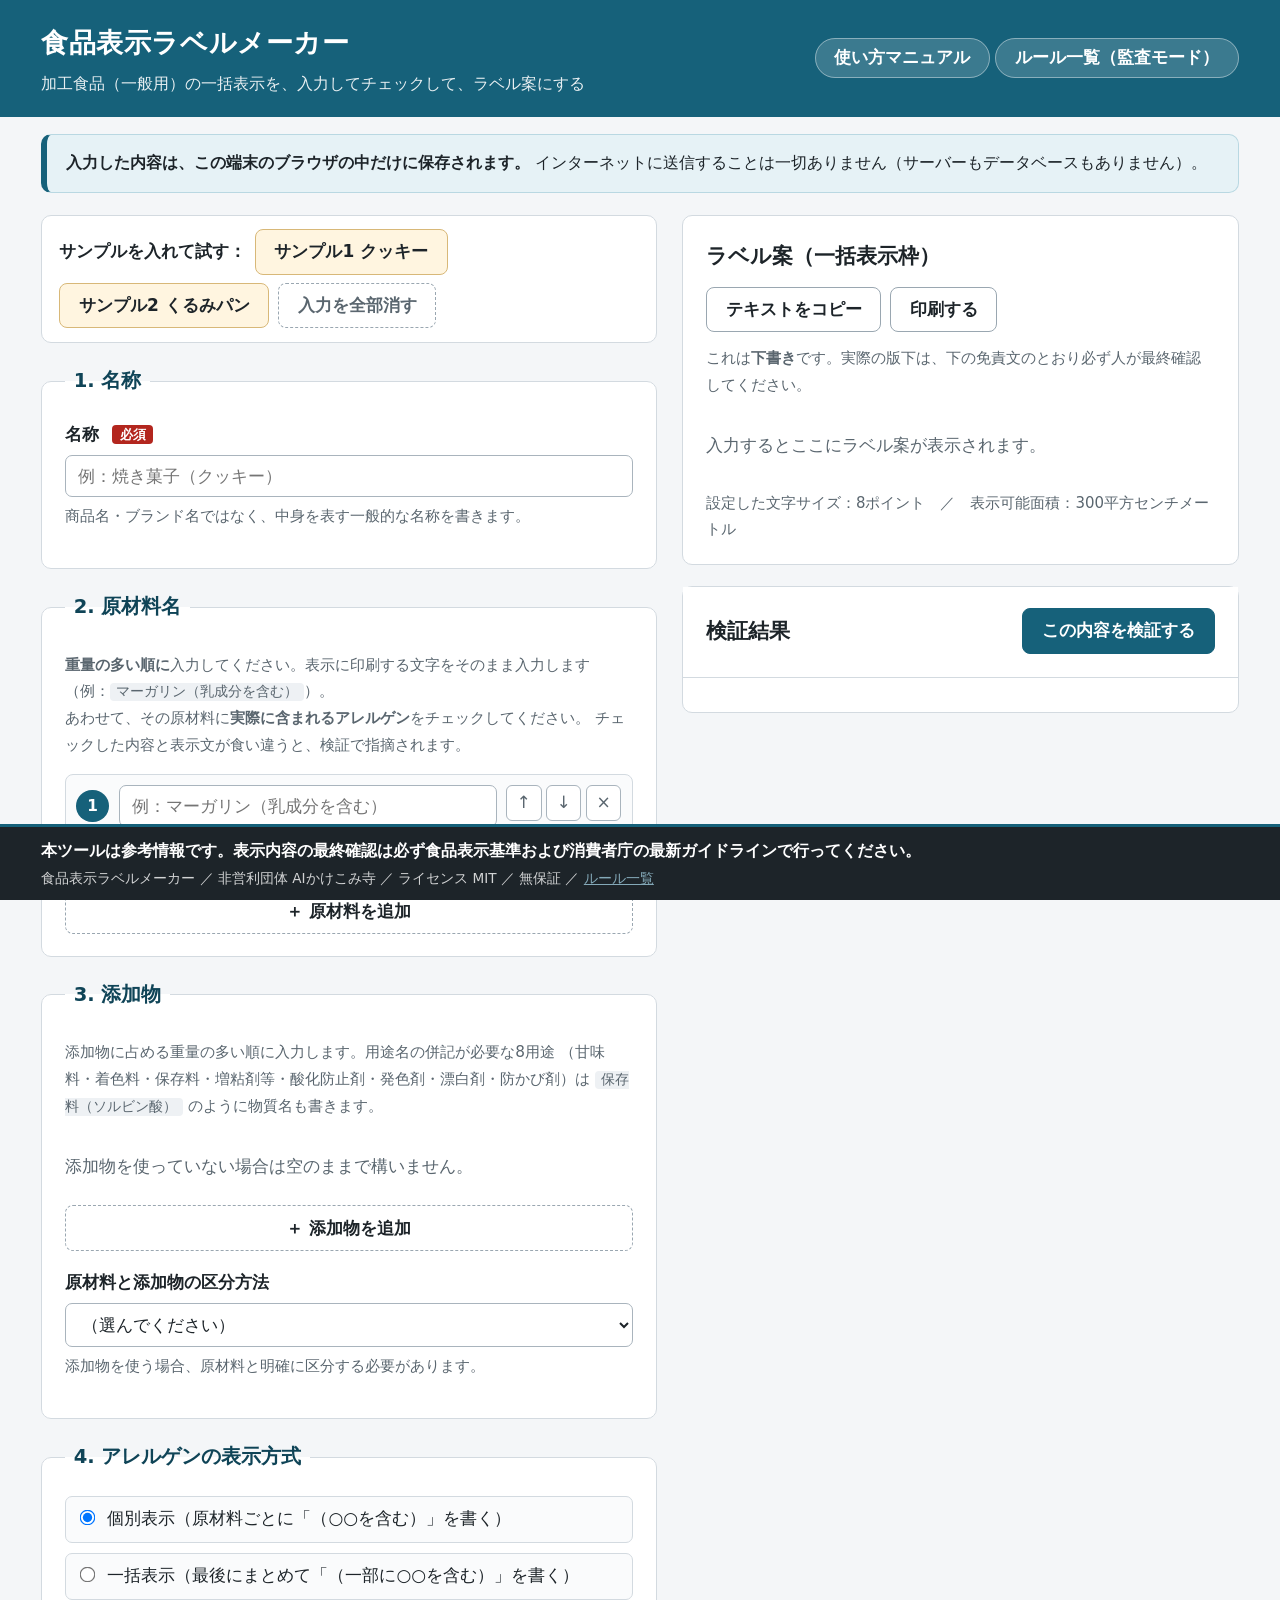
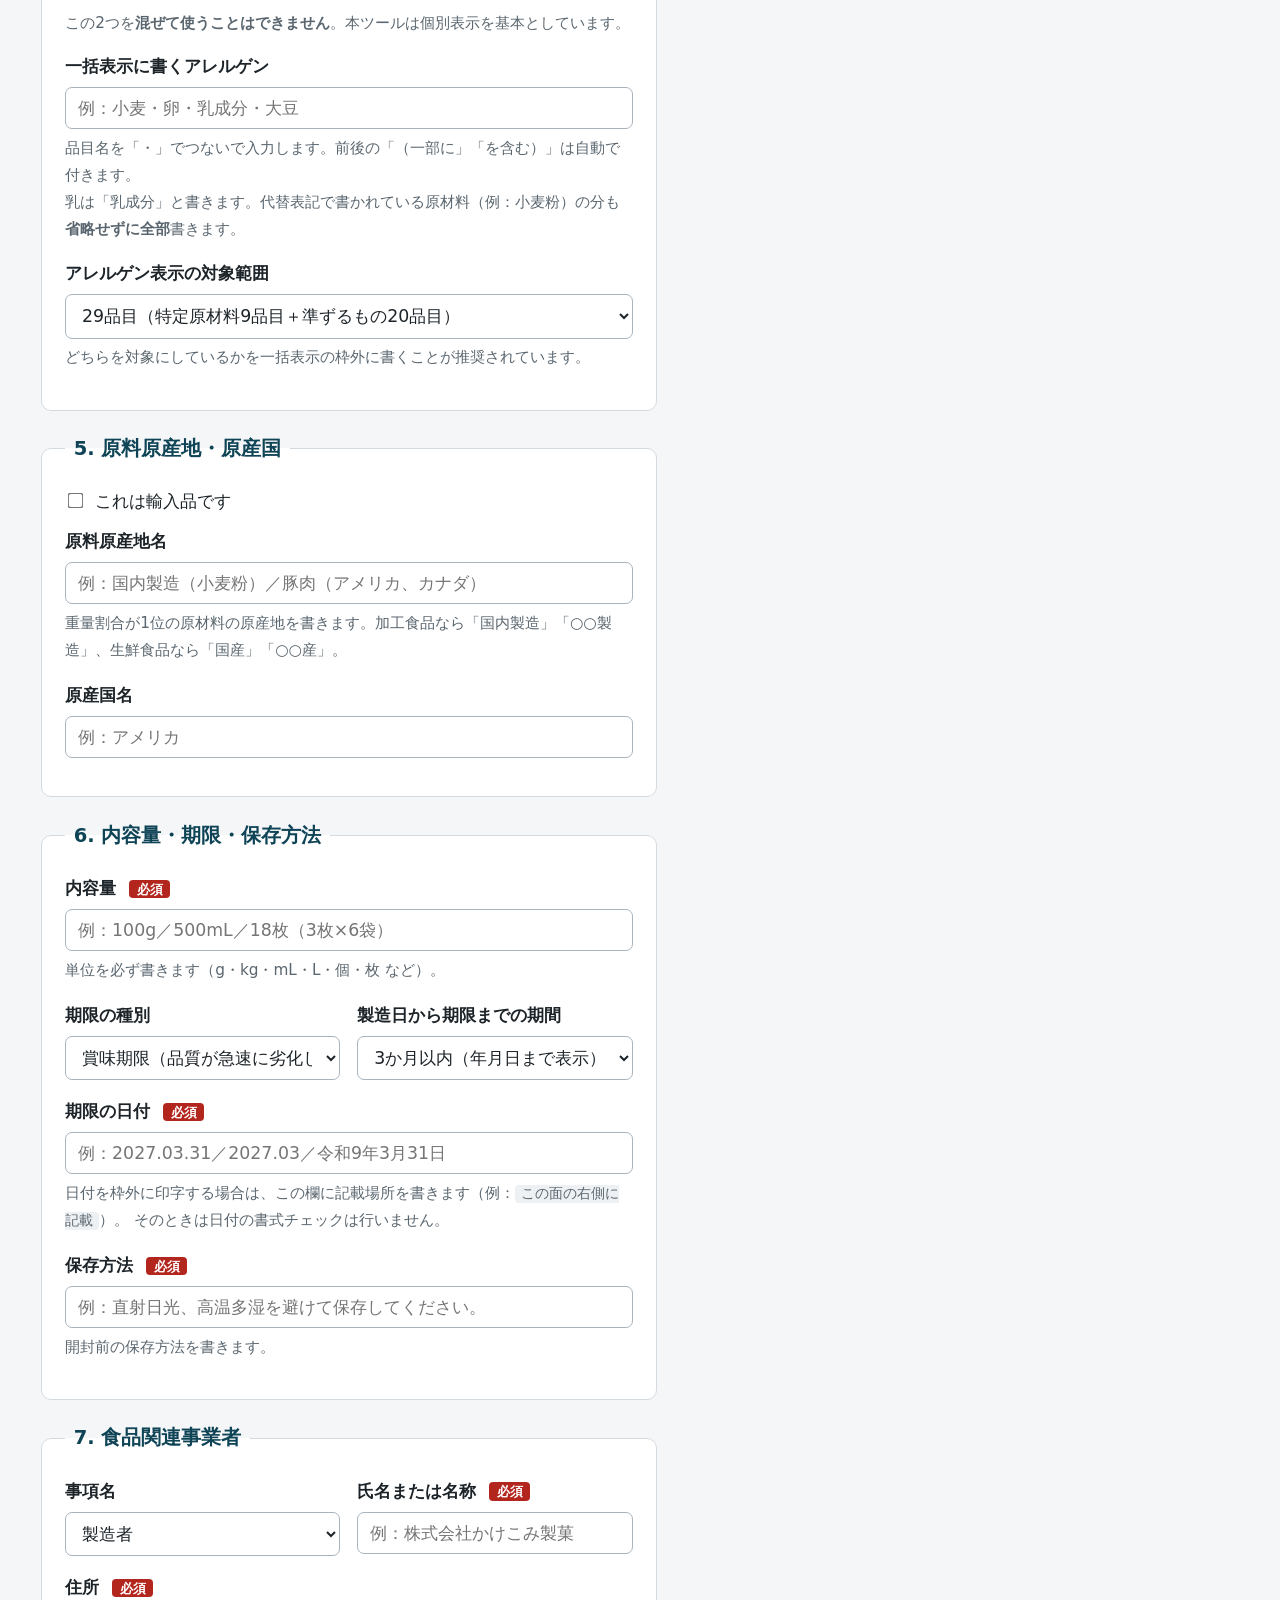
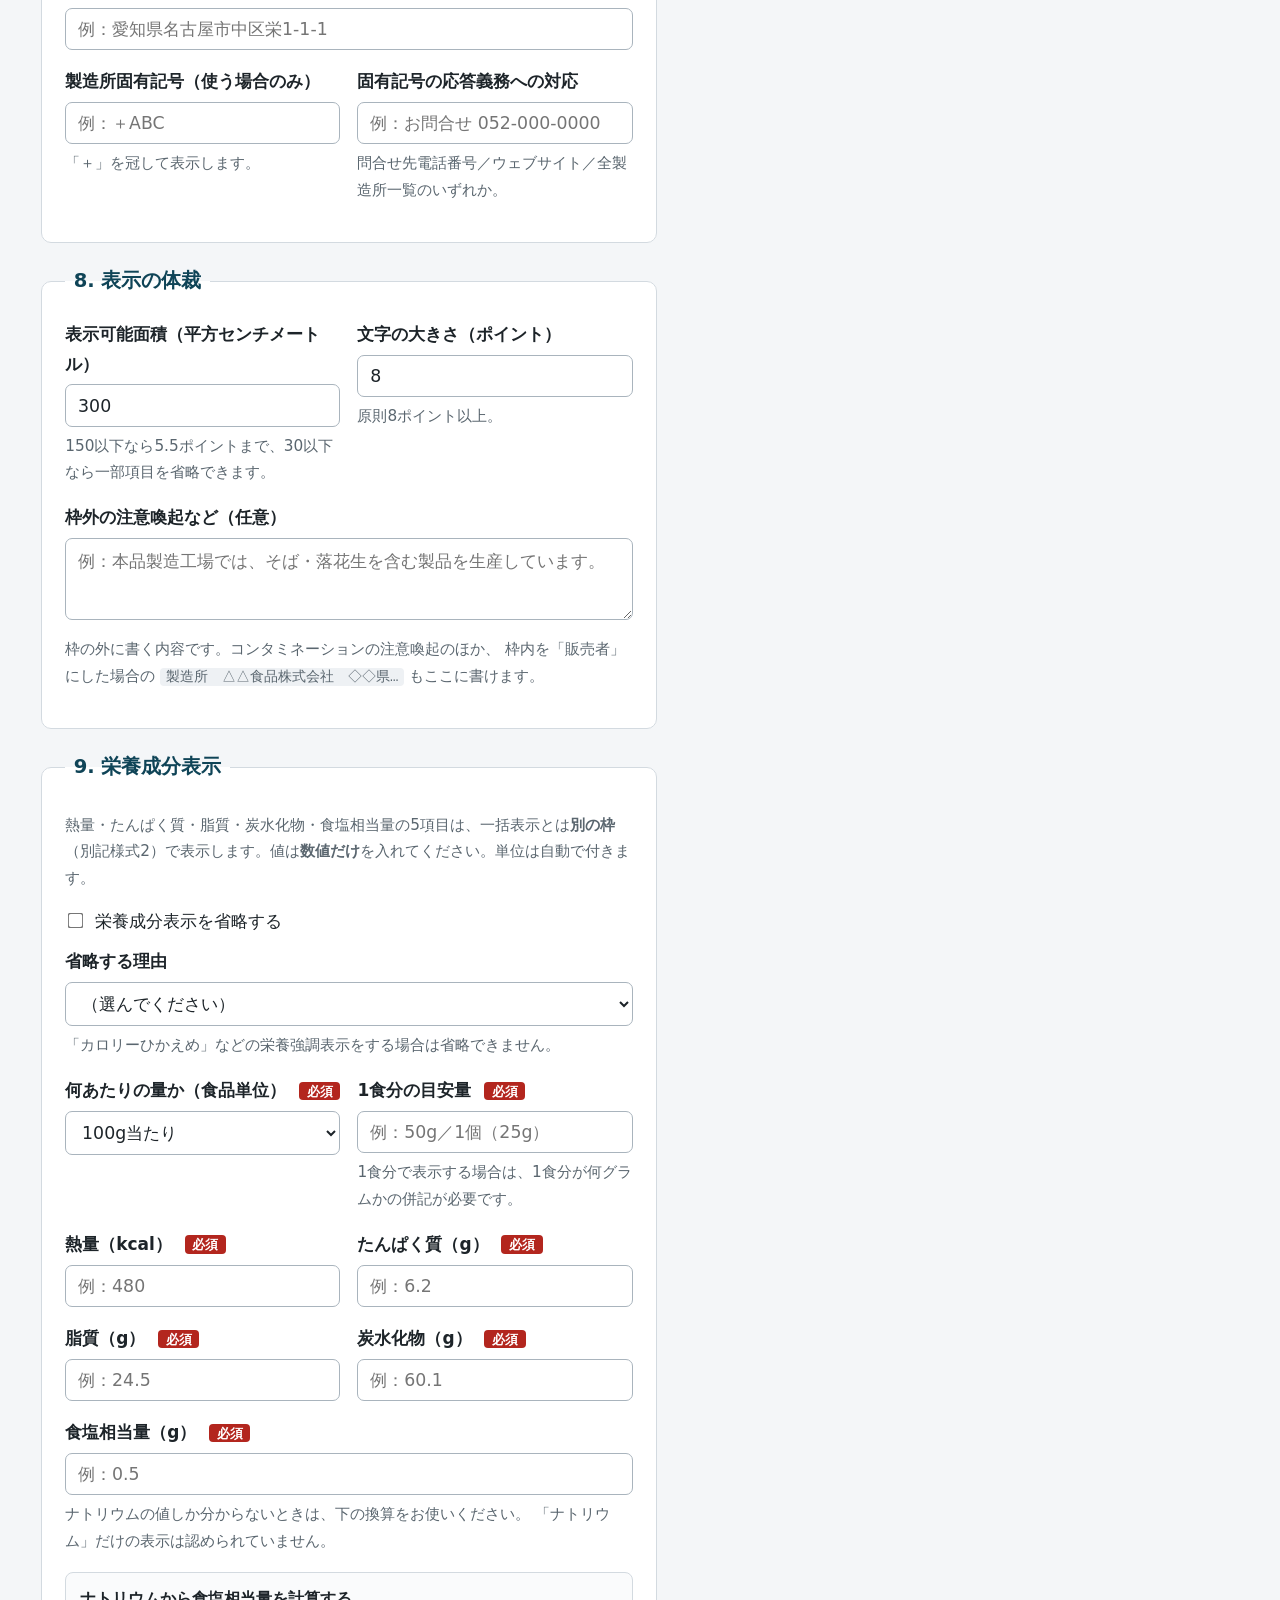
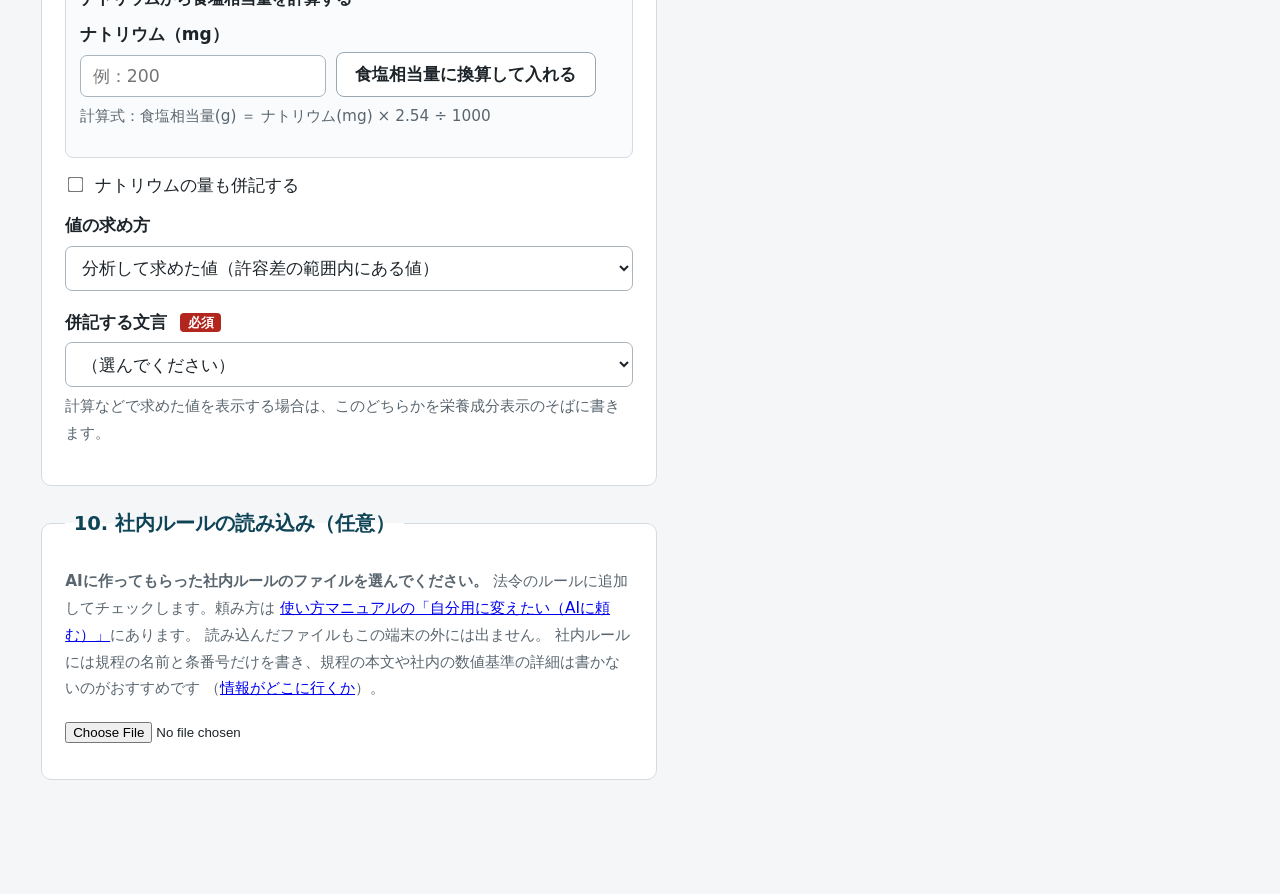
<file: index.html>
<!DOCTYPE html>
<html lang="ja">
<head>
<meta charset="utf-8">
<meta name="viewport" content="width=device-width, initial-scale=1">
<title>食品表示ラベルメーカー｜AIかけこみ寺</title>
<meta name="description" content="加工食品（一般用）の一括表示を入力し、食品表示基準にもとづくチェックとラベル案の作成ができる無料ツールです。">
<link rel="stylesheet" href="css/style.css">
<link rel="stylesheet" href="css/print.css" media="print">
</head>
<body>

<header class="site-header">
  <div class="wrap header-inner">
    <div>
      <h1>食品表示ラベルメーカー</h1>
      <p class="tagline">加工食品（一般用）の一括表示を、入力してチェックして、ラベル案にする</p>
    </div>
    <nav class="site-nav">
      <a href="manual.html">使い方マニュアル</a>
      <a href="rules.html">ルール一覧（監査モード）</a>
    </nav>
  </div>
</header>

<div class="wrap notice-bar">
  <p><strong>入力した内容は、この端末のブラウザの中だけに保存されます。</strong>
  インターネットに送信することは一切ありません（サーバーもデータベースもありません）。</p>
</div>

<main class="wrap layout">

  <!-- ============ 左：入力フォーム ============ -->
  <section class="col-form" aria-label="入力フォーム">

    <div class="toolbar">
      <span class="toolbar-label">サンプルを入れて試す：</span>
      <button type="button" class="btn btn-demo" data-sample="クッキー">サンプル1 クッキー</button>
      <button type="button" class="btn btn-demo" data-sample="くるみパン">サンプル2 くるみパン</button>
      <button type="button" class="btn btn-ghost" id="btn-clear">入力を全部消す</button>
    </div>

    <form id="label-form" autocomplete="off">

      <fieldset class="card">
        <legend>1. 名称</legend>
        <label class="field">
          <span class="field-label">名称 <em class="req">必須</em></span>
          <input type="text" id="f-name" placeholder="例：焼き菓子（クッキー）">
          <span class="help">商品名・ブランド名ではなく、中身を表す一般的な名称を書きます。</span>
        </label>
      </fieldset>

      <fieldset class="card">
        <legend>2. 原材料名</legend>
        <p class="help">
          <strong>重量の多い順に</strong>入力してください。表示に印刷する文字をそのまま入力します
          （例：<code>マーガリン（乳成分を含む）</code>）。<br>
          あわせて、その原材料に<strong>実際に含まれるアレルゲン</strong>をチェックしてください。
          チェックした内容と表示文が食い違うと、検証で指摘されます。
        </p>
        <div id="ingredient-rows" class="rows"></div>
        <button type="button" class="btn btn-add" data-add="ingredient">＋ 原材料を追加</button>
      </fieldset>

      <fieldset class="card">
        <legend>3. 添加物</legend>
        <p class="help">
          添加物に占める重量の多い順に入力します。用途名の併記が必要な8用途
          （甘味料・着色料・保存料・増粘剤等・酸化防止剤・発色剤・漂白剤・防かび剤）は
          <code>保存料（ソルビン酸）</code> のように物質名も書きます。
        </p>
        <div id="additive-rows" class="rows"></div>
        <button type="button" class="btn btn-add" data-add="additive">＋ 添加物を追加</button>

        <label class="field mt">
          <span class="field-label">原材料と添加物の区分方法</span>
          <select id="f-sep">
            <option value="">（選んでください）</option>
            <option value="スラッシュ">原材料名欄でスラッシュ「／」で区切る</option>
            <option value="改行">原材料名欄で改行して分ける</option>
            <option value="別欄">「添加物」の欄を別に設ける</option>
          </select>
          <span class="help">添加物を使う場合、原材料と明確に区分する必要があります。</span>
        </label>
      </fieldset>

      <fieldset class="card">
        <legend>4. アレルゲンの表示方式</legend>
        <div class="radio-row">
          <label class="radio"><input type="radio" name="allergen-mode" value="個別表示" checked> 個別表示（原材料ごとに「（○○を含む）」を書く）</label>
          <label class="radio"><input type="radio" name="allergen-mode" value="一括表示"> 一括表示（最後にまとめて「（一部に○○を含む）」を書く）</label>
        </div>
        <p class="help">この2つを<strong>混ぜて使うことはできません</strong>。本ツールは個別表示を基本としています。</p>

        <label class="field" id="wrap-ikkatsu" hidden>
          <span class="field-label">一括表示に書くアレルゲン</span>
          <input type="text" id="f-ikkatsu" placeholder="例：小麦・卵・乳成分・大豆">
          <span class="help">
            品目名を「・」でつないで入力します。前後の「（一部に」「を含む）」は自動で付きます。<br>
            乳は「乳成分」と書きます。代替表記で書かれている原材料（例：小麦粉）の分も<strong>省略せずに全部</strong>書きます。
          </span>
        </label>

        <label class="field">
          <span class="field-label">アレルゲン表示の対象範囲</span>
          <select id="f-allergen-scope">
            <option value="29品目">29品目（特定原材料9品目＋準ずるもの20品目）</option>
            <option value="9品目">9品目（特定原材料のみ）</option>
          </select>
          <span class="help">どちらを対象にしているかを一括表示の枠外に書くことが推奨されています。</span>
        </label>
      </fieldset>

      <fieldset class="card">
        <legend>5. 原料原産地・原産国</legend>
        <label class="checkbox">
          <input type="checkbox" id="f-import"> これは輸入品です
        </label>
        <label class="field" id="wrap-origin">
          <span class="field-label">原料原産地名</span>
          <input type="text" id="f-origin" placeholder="例：国内製造（小麦粉）／豚肉（アメリカ、カナダ）">
          <span class="help">重量割合が1位の原材料の原産地を書きます。加工食品なら「国内製造」「○○製造」、生鮮食品なら「国産」「○○産」。</span>
        </label>
        <label class="field" id="wrap-country" hidden>
          <span class="field-label">原産国名</span>
          <input type="text" id="f-country" placeholder="例：アメリカ">
        </label>
      </fieldset>

      <fieldset class="card">
        <legend>6. 内容量・期限・保存方法</legend>
        <label class="field">
          <span class="field-label">内容量 <em class="req">必須</em></span>
          <input type="text" id="f-qty" placeholder="例：100g／500mL／18枚（3枚×6袋）">
          <span class="help">単位を必ず書きます（g・kg・mL・L・個・枚 など）。</span>
        </label>

        <div class="grid-2">
          <label class="field">
            <span class="field-label">期限の種別</span>
            <select id="f-date-type">
              <option value="賞味期限">賞味期限（品質が急速に劣化しないもの）</option>
              <option value="消費期限">消費期限（品質が急速に劣化するもの）</option>
            </select>
          </label>
          <label class="field">
            <span class="field-label">製造日から期限までの期間</span>
            <select id="f-date-span">
              <option value="3か月以内">3か月以内（年月日まで表示）</option>
              <option value="3か月超">3か月超（年月まででも可）</option>
            </select>
          </label>
        </div>

        <label class="field">
          <span class="field-label">期限の日付 <em class="req">必須</em></span>
          <input type="text" id="f-date" placeholder="例：2027.03.31／2027.03／令和9年3月31日">
          <span class="help">
            日付を枠外に印字する場合は、この欄に記載場所を書きます（例：<code>この面の右側に記載</code>）。
            そのときは日付の書式チェックは行いません。
          </span>
        </label>

        <label class="field">
          <span class="field-label">保存方法 <em class="req">必須</em></span>
          <input type="text" id="f-storage" placeholder="例：直射日光、高温多湿を避けて保存してください。">
          <span class="help">開封前の保存方法を書きます。</span>
        </label>
      </fieldset>

      <fieldset class="card">
        <legend>7. 食品関連事業者</legend>
        <div class="grid-2">
          <label class="field">
            <span class="field-label">事項名</span>
            <select id="f-biz-type">
              <option value="製造者">製造者</option>
              <option value="加工者">加工者</option>
              <option value="販売者">販売者</option>
              <option value="輸入者">輸入者</option>
            </select>
          </label>
          <label class="field">
            <span class="field-label">氏名または名称 <em class="req">必須</em></span>
            <input type="text" id="f-biz-name" placeholder="例：株式会社かけこみ製菓">
          </label>
        </div>
        <label class="field">
          <span class="field-label">住所 <em class="req">必須</em></span>
          <input type="text" id="f-biz-addr" placeholder="例：愛知県名古屋市中区栄1-1-1">
        </label>
        <div class="grid-2">
          <label class="field">
            <span class="field-label">製造所固有記号（使う場合のみ）</span>
            <input type="text" id="f-code" placeholder="例：＋ABC">
            <span class="help">「＋」を冠して表示します。</span>
          </label>
          <label class="field">
            <span class="field-label">固有記号の応答義務への対応</span>
            <input type="text" id="f-code-contact" placeholder="例：お問合せ 052-000-0000">
            <span class="help">問合せ先電話番号／ウェブサイト／全製造所一覧のいずれか。</span>
          </label>
        </div>
      </fieldset>

      <fieldset class="card">
        <legend>8. 表示の体裁</legend>
        <div class="grid-2">
          <label class="field">
            <span class="field-label">表示可能面積（平方センチメートル）</span>
            <input type="number" id="f-area" min="1" step="1" value="300">
            <span class="help">150以下なら5.5ポイントまで、30以下なら一部項目を省略できます。</span>
          </label>
          <label class="field">
            <span class="field-label">文字の大きさ（ポイント）</span>
            <input type="number" id="f-font" min="1" step="0.5" value="8">
            <span class="help">原則8ポイント以上。</span>
          </label>
        </div>
        <label class="field">
          <span class="field-label">枠外の注意喚起など（任意）</span>
          <textarea id="f-note" rows="3" placeholder="例：本品製造工場では、そば・落花生を含む製品を生産しています。"></textarea>
          <span class="help">
            枠の外に書く内容です。コンタミネーションの注意喚起のほか、
            枠内を「販売者」にした場合の <code>製造所　△△食品株式会社　◇◇県…</code> もここに書けます。
          </span>
        </label>
      </fieldset>

      <fieldset class="card">
        <legend>9. 栄養成分表示</legend>
        <p class="help">
          熱量・たんぱく質・脂質・炭水化物・食塩相当量の5項目は、一括表示とは<strong>別の枠</strong>
          （別記様式2）で表示します。値は<strong>数値だけ</strong>を入れてください。単位は自動で付きます。
        </p>

        <label class="checkbox">
          <input type="checkbox" id="f-nutri-omit"> 栄養成分表示を省略する
        </label>

        <label class="field" id="wrap-nutri-omit-reason" hidden>
          <span class="field-label">省略する理由</span>
          <select id="f-nutri-omit-reason">
            <option value="">（選んでください）</option>
            <option value="小規模の事業者">小規模の事業者（消費税の免税事業者、または中小企業基本法の小規模企業者）</option>
            <option value="表示可能面積30cm2以下">容器包装の表示可能面積がおおむね30平方センチメートル以下</option>
            <option value="酒類">酒類</option>
            <option value="寄与の程度が小さい">栄養の供給源としての寄与の程度が小さいもの</option>
            <option value="原材料が短期間で変わる">極めて短い期間で原材料（配合割合を含む）が変更されるもの</option>
            <option value="製造加工場所での販売">食品を製造・加工した場所での販売</option>
            <option value="販売以外の譲渡">不特定または多数の者への譲渡（販売を除く）</option>
          </select>
          <span class="help">「カロリーひかえめ」などの栄養強調表示をする場合は省略できません。</span>
        </label>

        <div id="wrap-nutrition">
          <div class="grid-2">
            <label class="field">
              <span class="field-label">何あたりの量か（食品単位） <em class="req">必須</em></span>
              <select id="f-nutri-unit">
                <option value="100g">100g当たり</option>
                <option value="100ml">100ml当たり</option>
                <option value="1食分">1食分当たり</option>
              </select>
            </label>
            <label class="field" id="wrap-nutri-serving" hidden>
              <span class="field-label">1食分の目安量 <em class="req">必須</em></span>
              <input type="text" id="f-nutri-serving" placeholder="例：50g／1個（25g）">
              <span class="help">1食分で表示する場合は、1食分が何グラムかの併記が必要です。</span>
            </label>
          </div>

          <div class="grid-2">
            <label class="field">
              <span class="field-label">熱量（kcal） <em class="req">必須</em></span>
              <input type="text" id="f-nutri-energy" inputmode="decimal" placeholder="例：480">
            </label>
            <label class="field">
              <span class="field-label">たんぱく質（g） <em class="req">必須</em></span>
              <input type="text" id="f-nutri-protein" inputmode="decimal" placeholder="例：6.2">
            </label>
          </div>
          <div class="grid-2">
            <label class="field">
              <span class="field-label">脂質（g） <em class="req">必須</em></span>
              <input type="text" id="f-nutri-fat" inputmode="decimal" placeholder="例：24.5">
            </label>
            <label class="field">
              <span class="field-label">炭水化物（g） <em class="req">必須</em></span>
              <input type="text" id="f-nutri-carb" inputmode="decimal" placeholder="例：60.1">
            </label>
          </div>
          <div class="convert-box" id="wrap-nutri-energy-calc" hidden>
            <p class="convert-title">たんぱく質・脂質・炭水化物から熱量を計算する</p>
            <div class="convert-row">
              <button type="button" class="btn" id="btn-energy-calc">計算値：－kcal を入れる</button>
            </div>
            <p class="help">
              計算式：熱量(kcal) ＝ たんぱく質(g)×4 ＋ 脂質(g)×9 ＋ 炭水化物(g)×4（四捨五入して整数）。
              これはエネルギー換算係数（Atwater係数）による<strong>目安</strong>です。
              計算で求めた値を使う場合は、「値の求め方」を「計算などで求めた値」にして、
              「推定値」などの文言を併記してください（消費者庁「栄養成分表示ガイドライン」）。
              食物繊維や糖アルコールが多い食品では、実際の熱量と差が出ることがあります。
            </p>
          </div>

          <label class="field">
            <span class="field-label">食塩相当量（g） <em class="req">必須</em></span>
            <input type="text" id="f-nutri-salt" inputmode="decimal" placeholder="例：0.5">
            <span class="help">
              ナトリウムの値しか分からないときは、下の換算をお使いください。
              「ナトリウム」だけの表示は認められていません。
            </span>
          </label>

          <div class="convert-box">
            <p class="convert-title">ナトリウムから食塩相当量を計算する</p>
            <div class="convert-row">
              <label class="field inline">
                <span class="field-label">ナトリウム（mg）</span>
                <input type="text" id="f-nutri-na-input" inputmode="decimal" placeholder="例：200">
              </label>
              <button type="button" class="btn" id="btn-na-convert">食塩相当量に換算して入れる</button>
            </div>
            <p class="help">計算式：食塩相当量(g) ＝ ナトリウム(mg) × 2.54 ÷ 1000</p>
          </div>

          <label class="checkbox">
            <input type="checkbox" id="f-nutri-na-show"> ナトリウムの量も併記する
          </label>
          <div id="wrap-nutri-na" hidden>
            <label class="checkbox">
              <input type="checkbox" id="f-nutri-na-free"> この食品はナトリウム塩を添加していない
            </label>
            <label class="field">
              <span class="field-label">ナトリウム（mg）</span>
              <input type="text" id="f-nutri-na" inputmode="decimal" placeholder="例：200">
              <span class="help">
                ナトリウムの量を書けるのは、ナトリウム塩を添加していない食品だけです。
                その場合も食塩相当量を括弧書きで併記します。
              </span>
            </label>
          </div>

          <label class="field">
            <span class="field-label">値の求め方</span>
            <select id="f-nutri-kind">
              <option value="分析値">分析して求めた値（許容差の範囲内にある値）</option>
              <option value="推定値">計算などで求めた値（合理的な推定により得られた値）</option>
            </select>
          </label>
          <label class="field" id="wrap-nutri-estimate" hidden>
            <span class="field-label">併記する文言 <em class="req">必須</em></span>
            <select id="f-nutri-estimate">
              <option value="">（選んでください）</option>
              <option value="推定値">推定値</option>
              <option value="この表示値は、目安です。">この表示値は、目安です。</option>
            </select>
            <span class="help">
              計算などで求めた値を表示する場合は、このどちらかを栄養成分表示のそばに書きます。
            </span>
          </label>
        </div>
      </fieldset>

      <fieldset class="card">
        <legend>10. 社内ルールの読み込み（任意）</legend>
        <p class="help">
          <strong>AIに作ってもらった社内ルールのファイルを選んでください。</strong>
          法令のルールに追加してチェックします。頼み方は
          <a href="manual.html#ask-ai">使い方マニュアルの「自分用に変えたい（AIに頼む）」</a>にあります。
          読み込んだファイルもこの端末の外には出ません。
          社内ルールには規程の名前と条番号だけを書き、規程の本文や社内の数値基準の詳細は書かないのがおすすめです
          （<a href="manual.html#data-flow">情報がどこに行くか</a>）。
        </p>
        <input type="file" id="f-custom" accept=".yaml,.yml">
        <p id="custom-status" class="custom-status"></p>
      </fieldset>

    </form>
  </section>

  <!-- ============ 右：検証結果とラベル ============ -->
  <section class="col-result" aria-label="検証結果とラベル案">

    <div class="card">
      <div class="result-head">
        <h2>ラベル案（一括表示枠）</h2>
        <div class="btn-group">
          <button type="button" class="btn" id="btn-copy">テキストをコピー</button>
          <button type="button" class="btn" id="btn-print">印刷する</button>
        </div>
      </div>
      <p class="help">
        これは<strong>下書き</strong>です。実際の版下は、下の免責文のとおり必ず人が最終確認してください。
      </p>
      <div id="label-preview" class="label-preview"></div>
      <p class="label-meta" id="label-meta"></p>
    </div>

    <div class="card sticky">
      <div class="card-scroll-head">
        <div class="result-head">
          <h2>検証結果</h2>
          <button type="button" class="btn btn-primary" id="btn-validate">この内容を検証する</button>
        </div>
        <div id="summary" class="summary"></div>
      </div>
      <div id="results"></div>
    </div>

  </section>
</main>

<footer class="site-footer">
  <div class="wrap">
    <p class="disclaimer">
      本ツールは参考情報です。表示内容の最終確認は必ず食品表示基準および消費者庁の最新ガイドラインで行ってください。
    </p>
    <p class="footer-meta">
      食品表示ラベルメーカー ／ 非営利団体 AIかけこみ寺 ／
      ライセンス MIT ／ 無保証 ／
      <a href="rules.html">ルール一覧</a>
    </p>
  </div>
</footer>

<div id="toast" class="toast" hidden></div>

<script src="vendor/js-yaml.min.js"></script>
<script src="js/rules.js"></script>
<script src="js/engine.js"></script>
<script src="js/label.js"></script>
<script src="js/samples.js"></script>
<script src="js/app.js"></script>
</body>
</html>
</file>
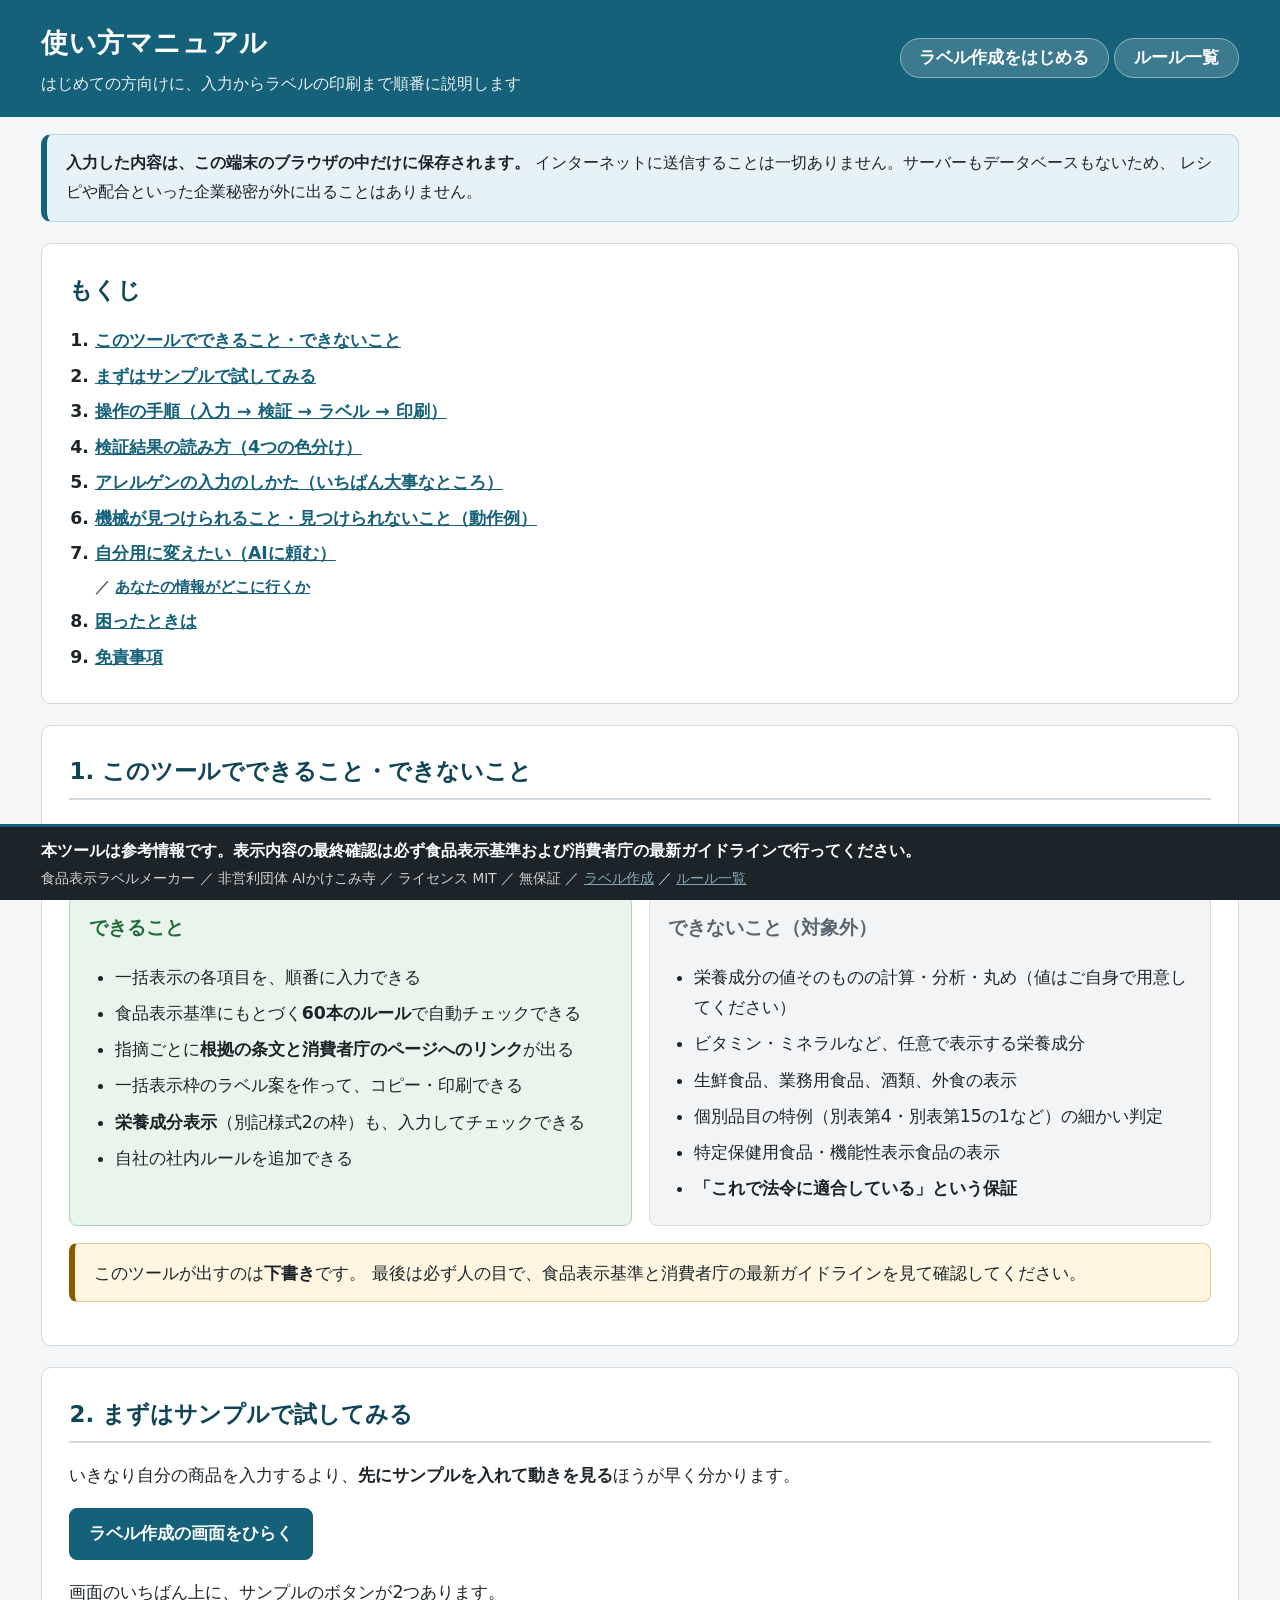
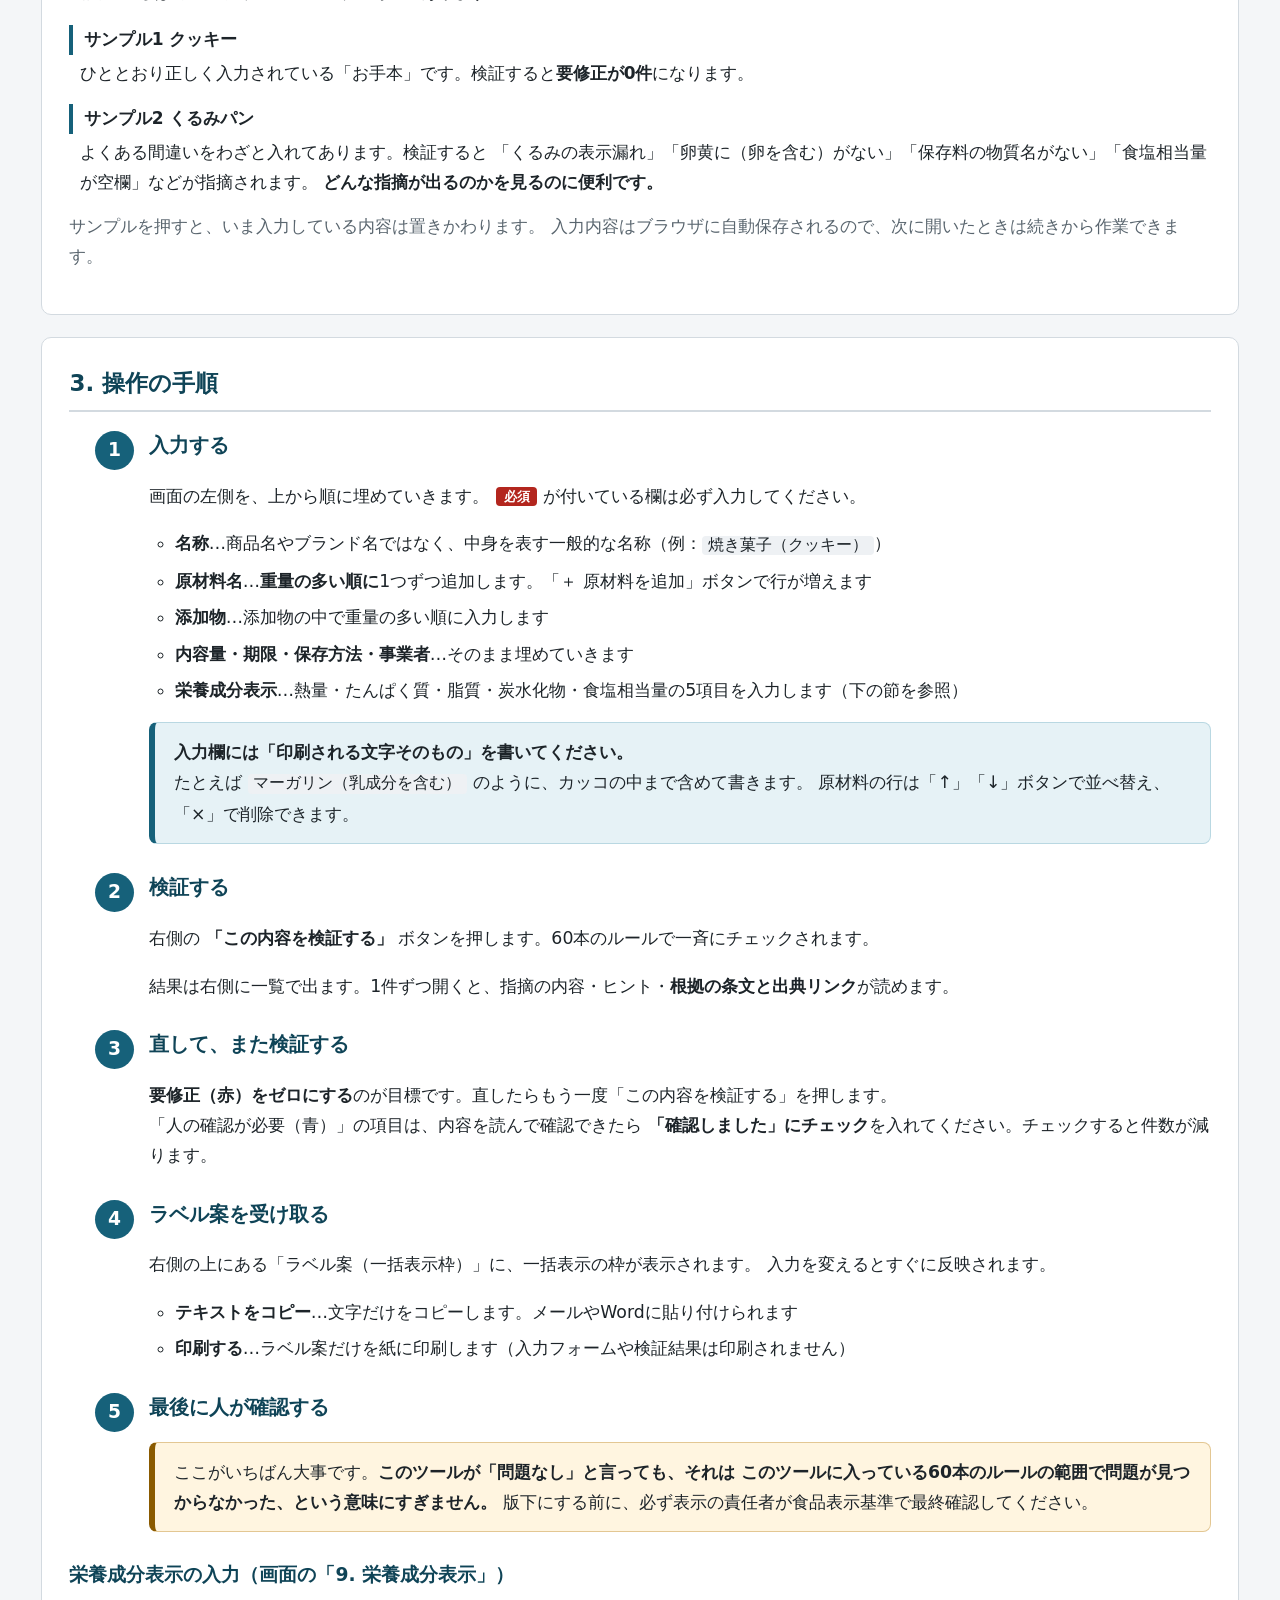
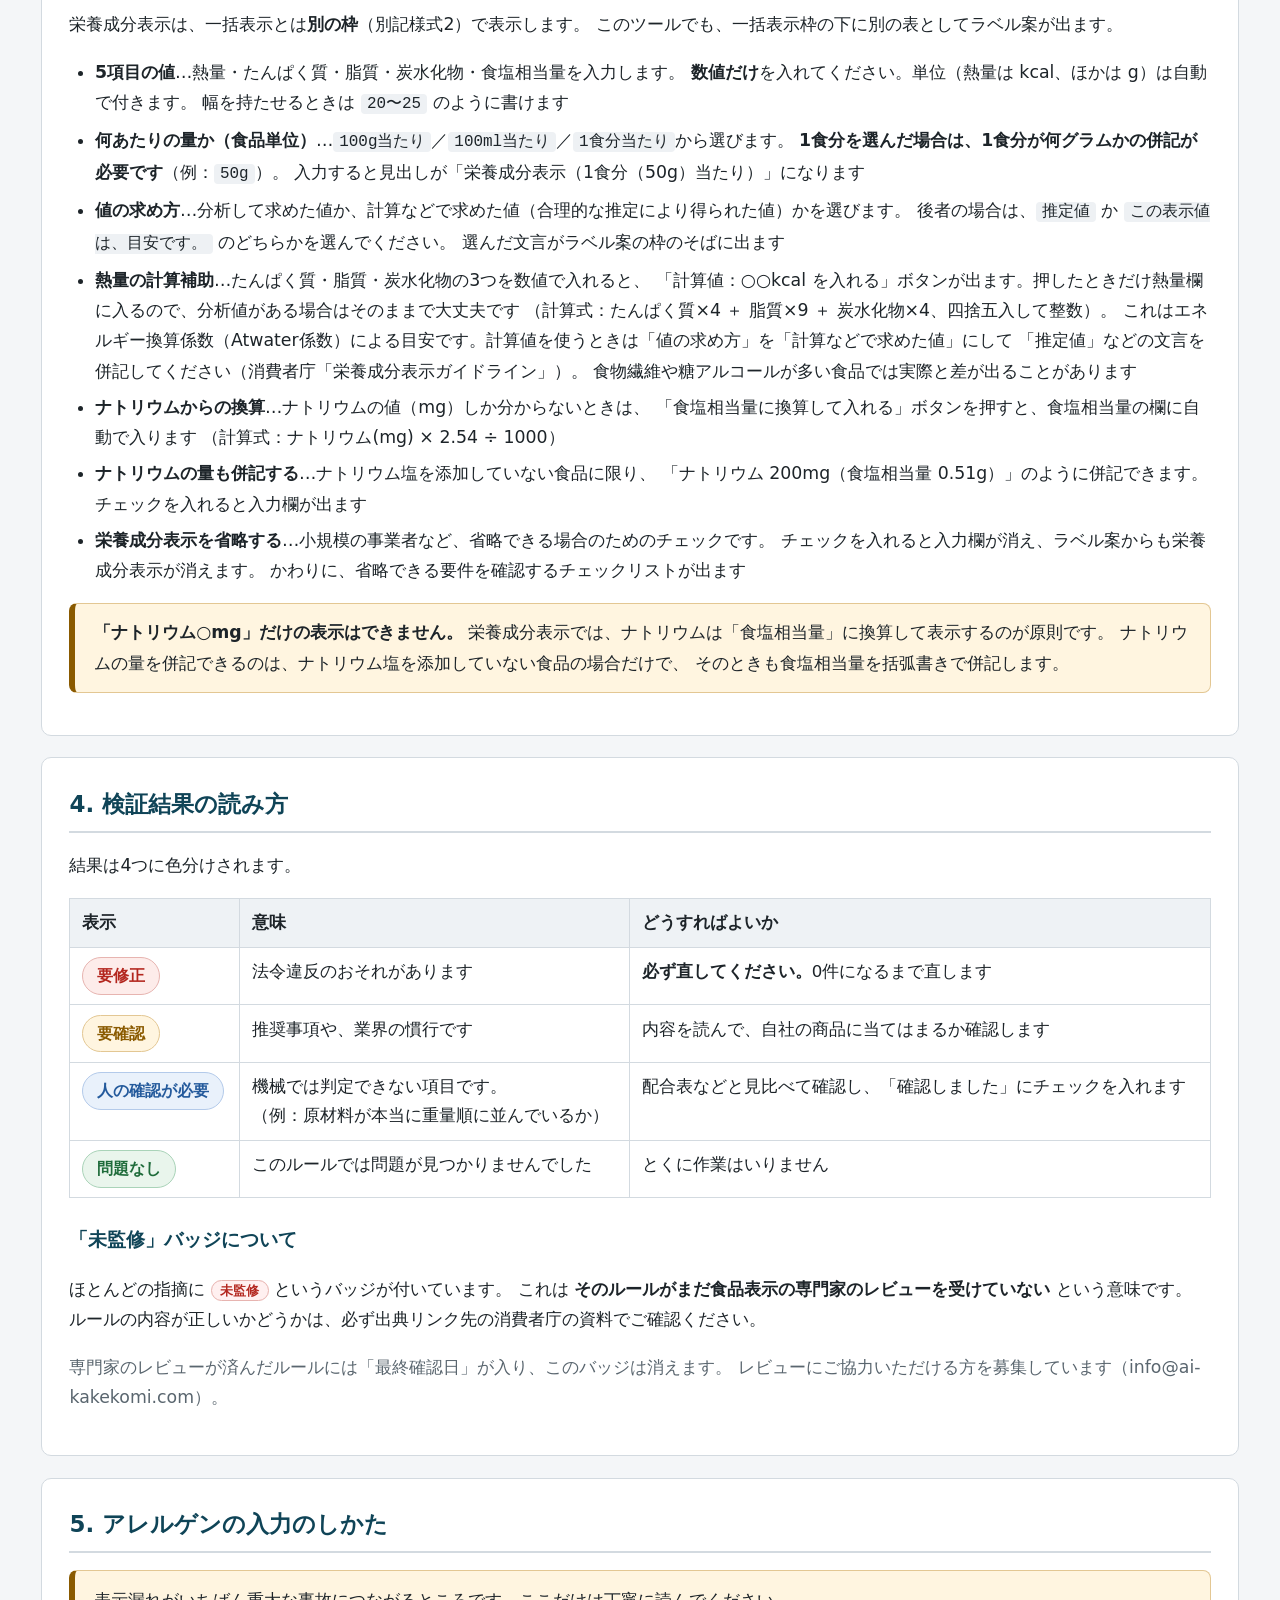
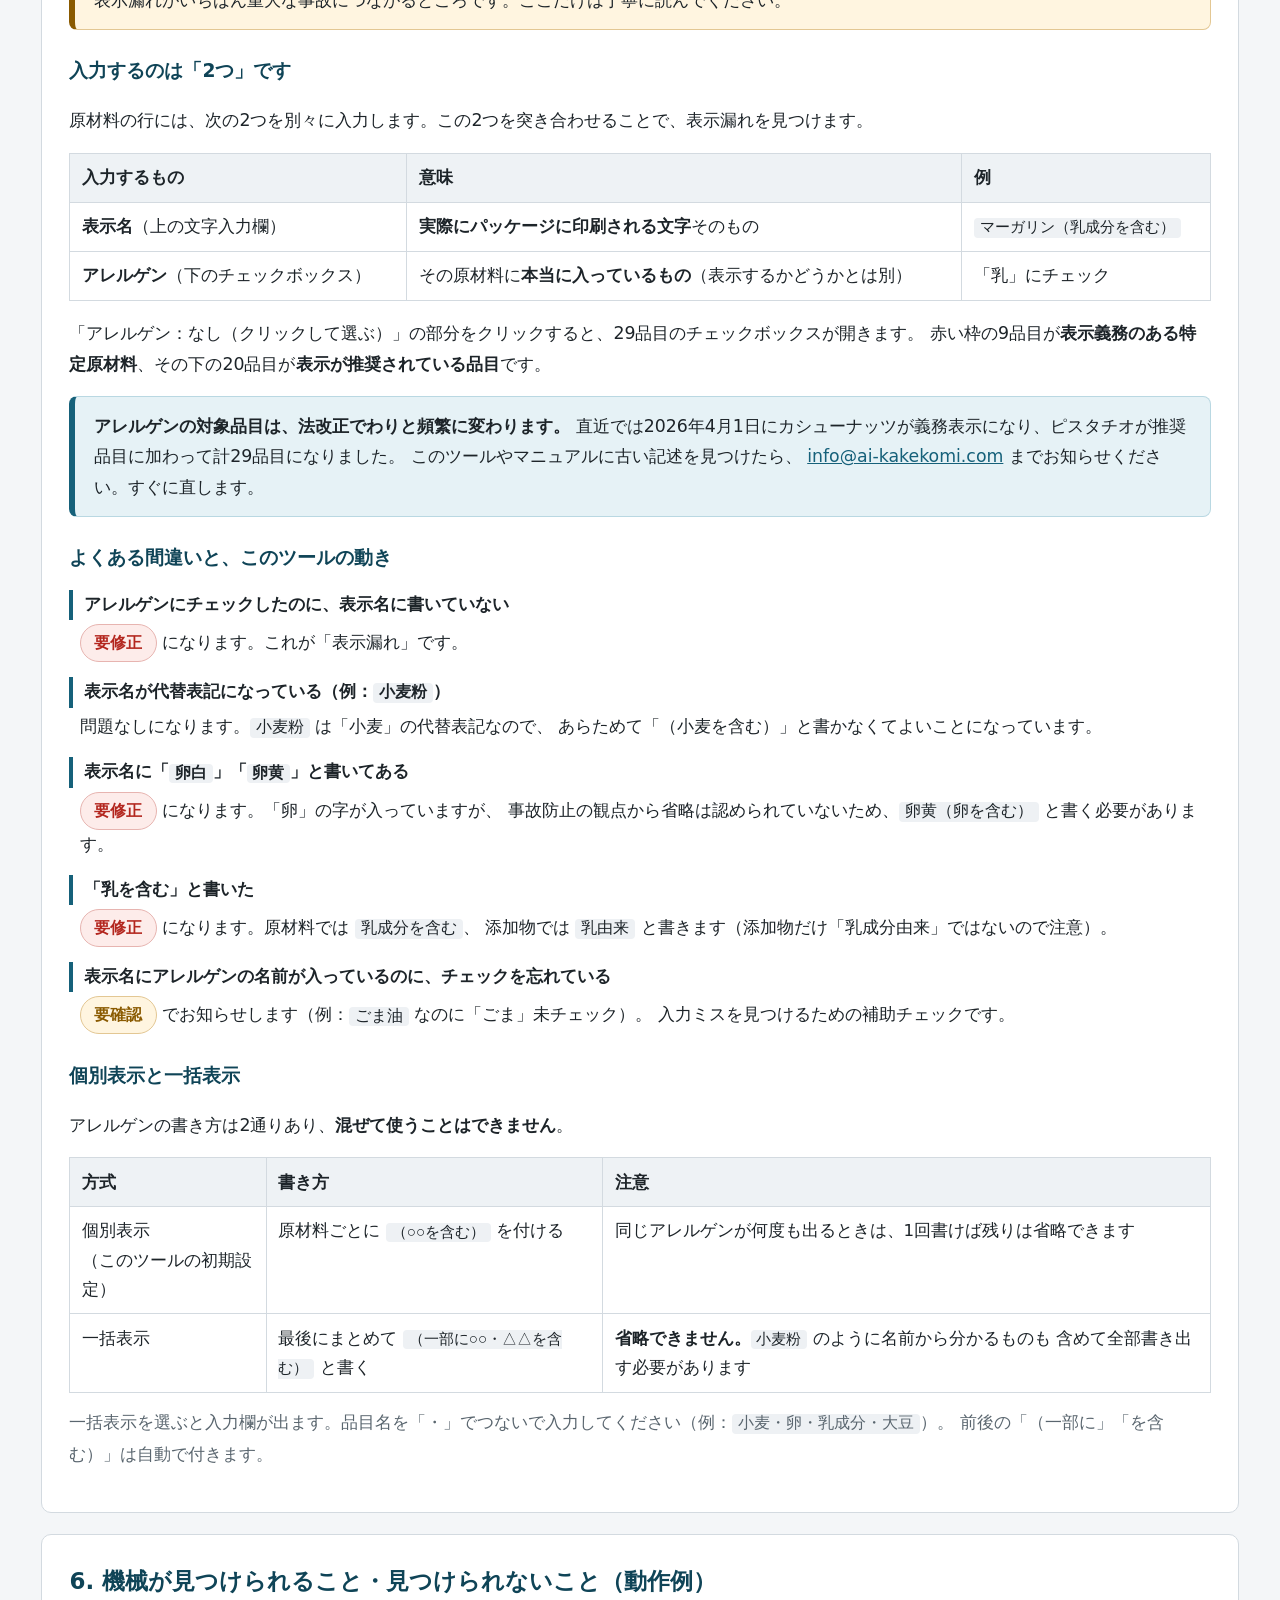
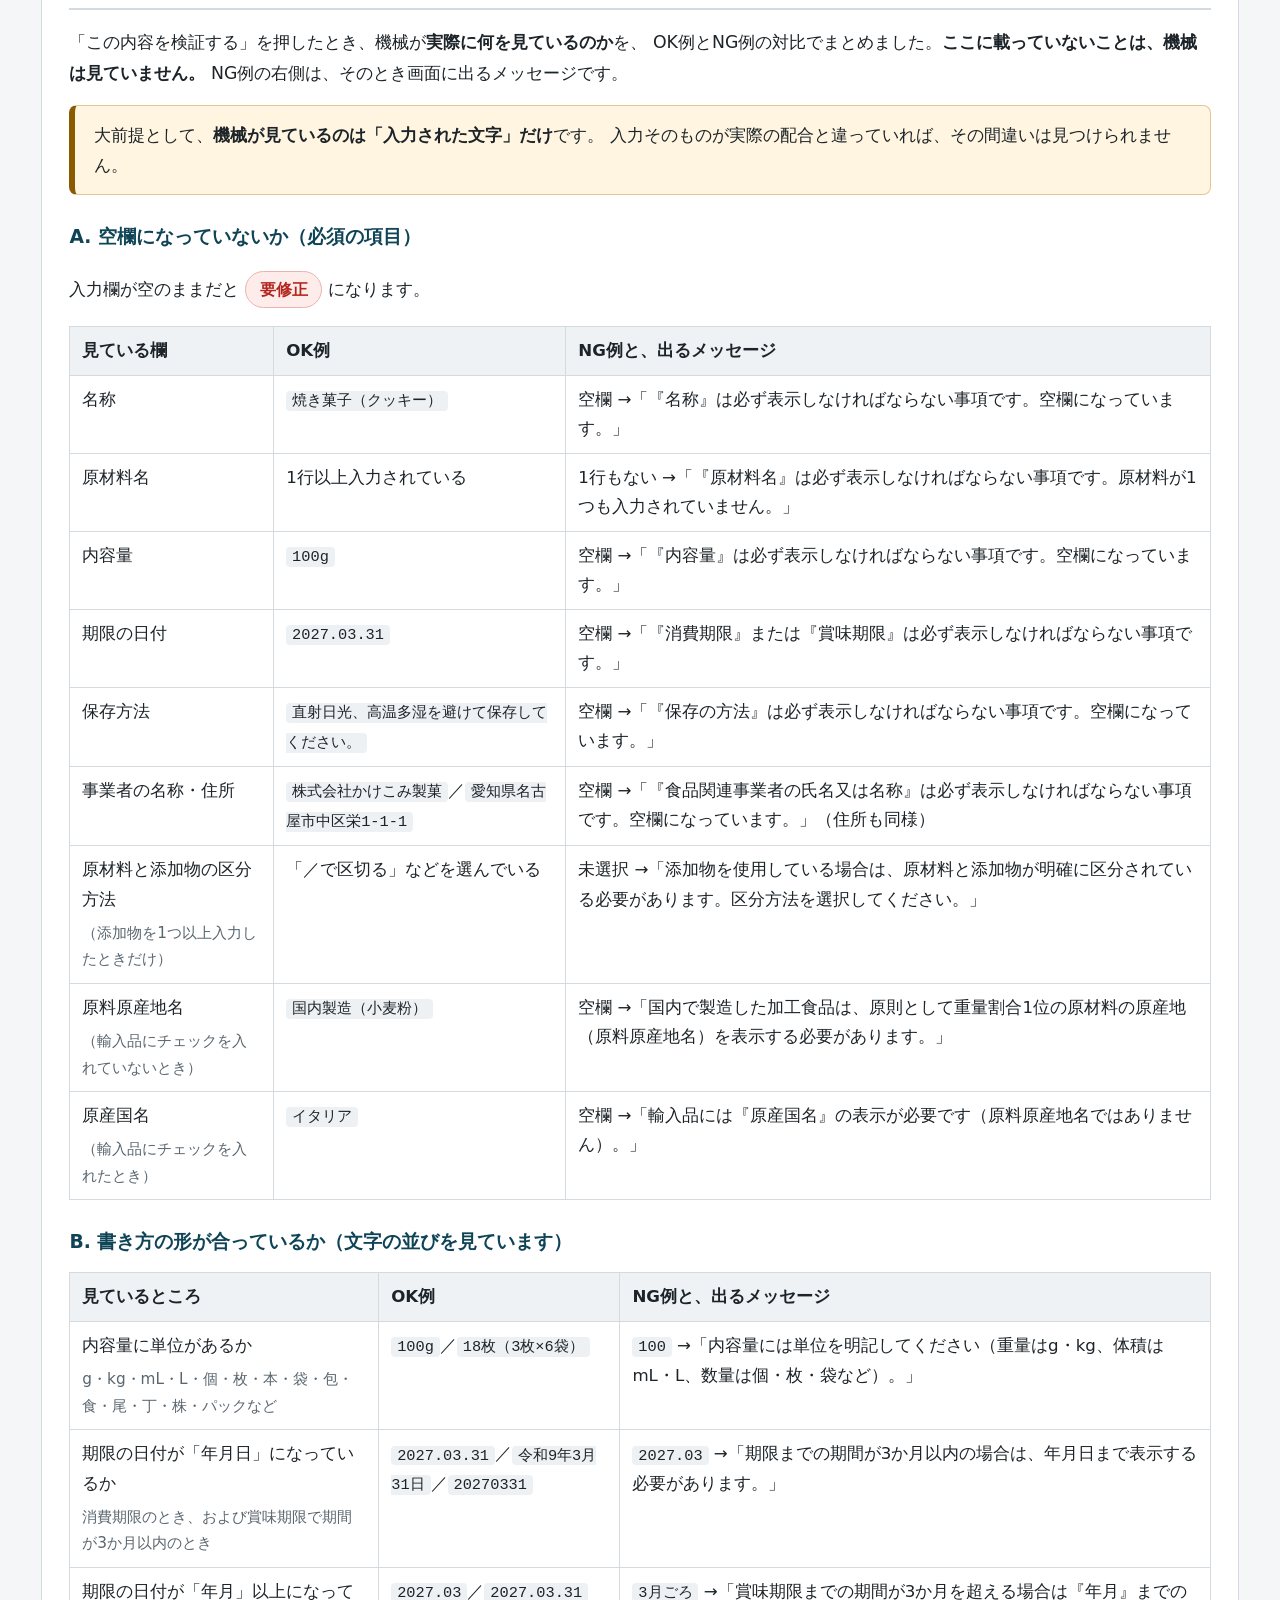
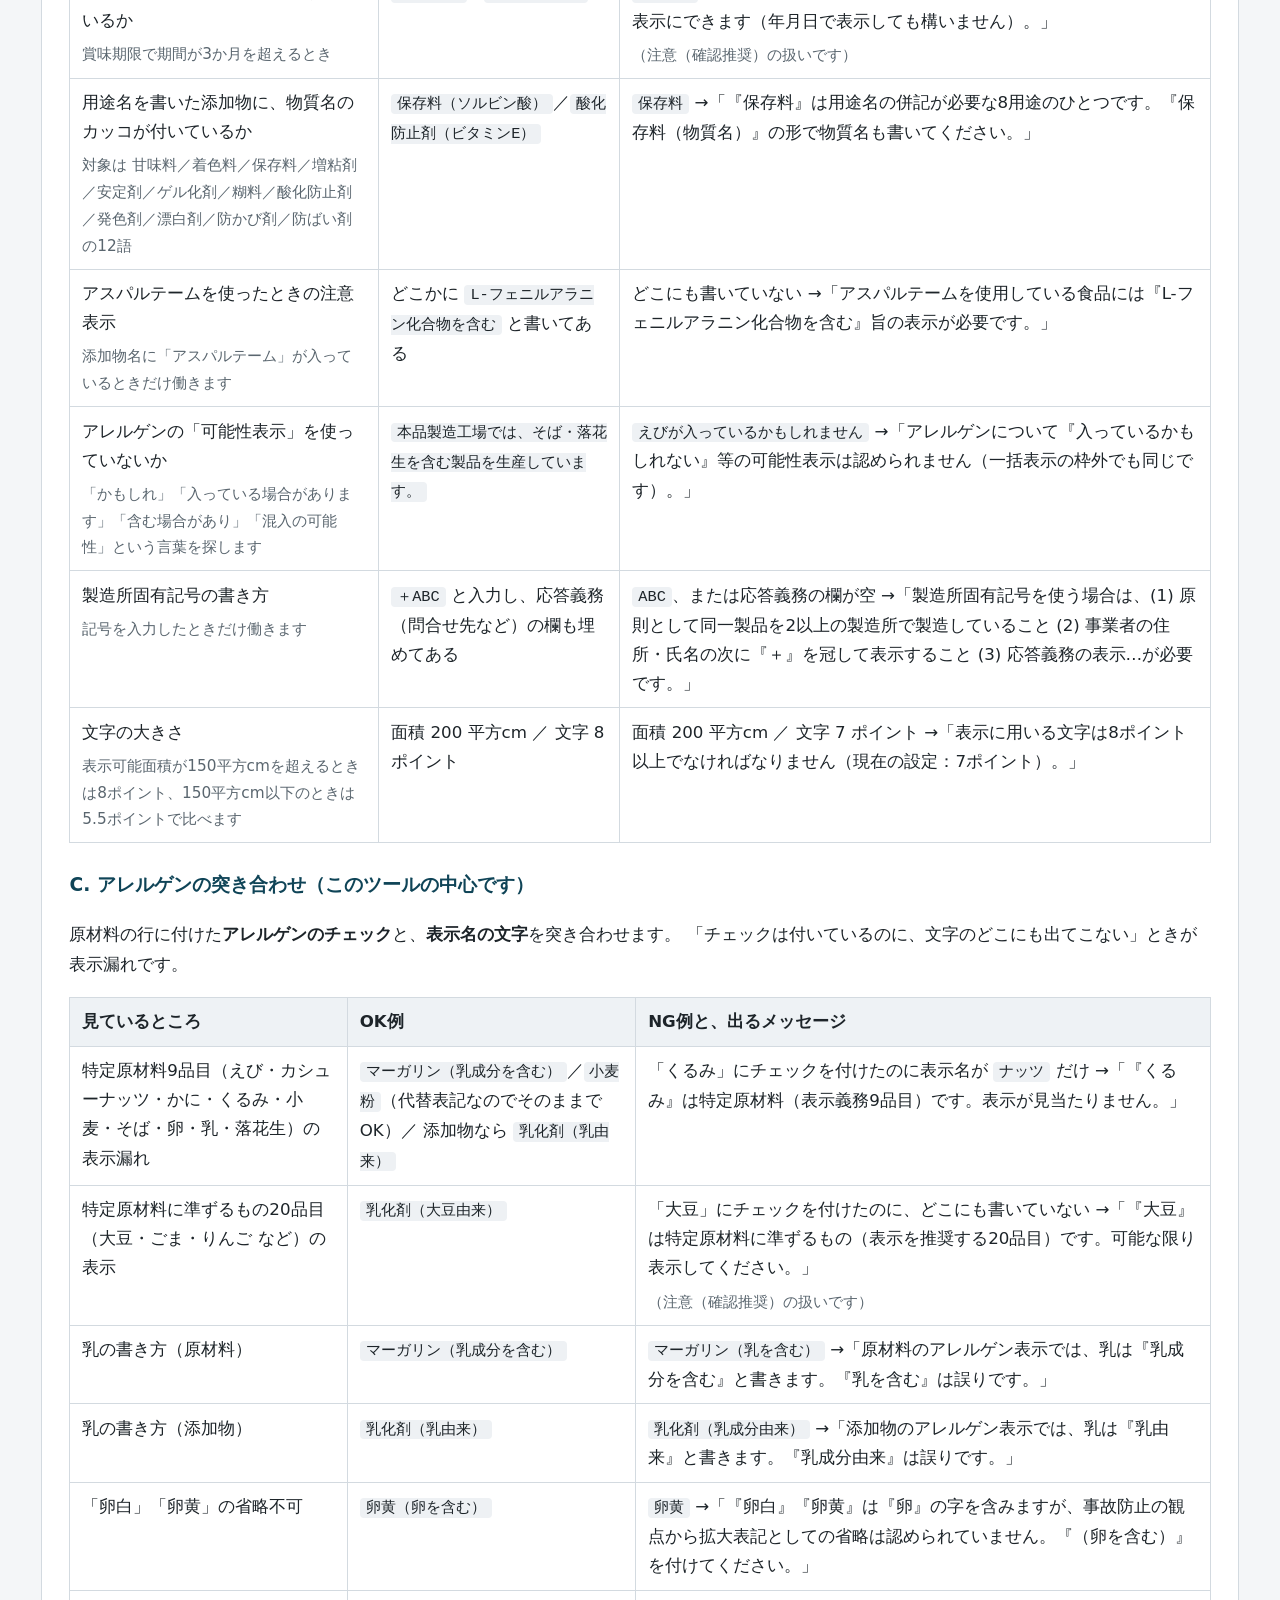
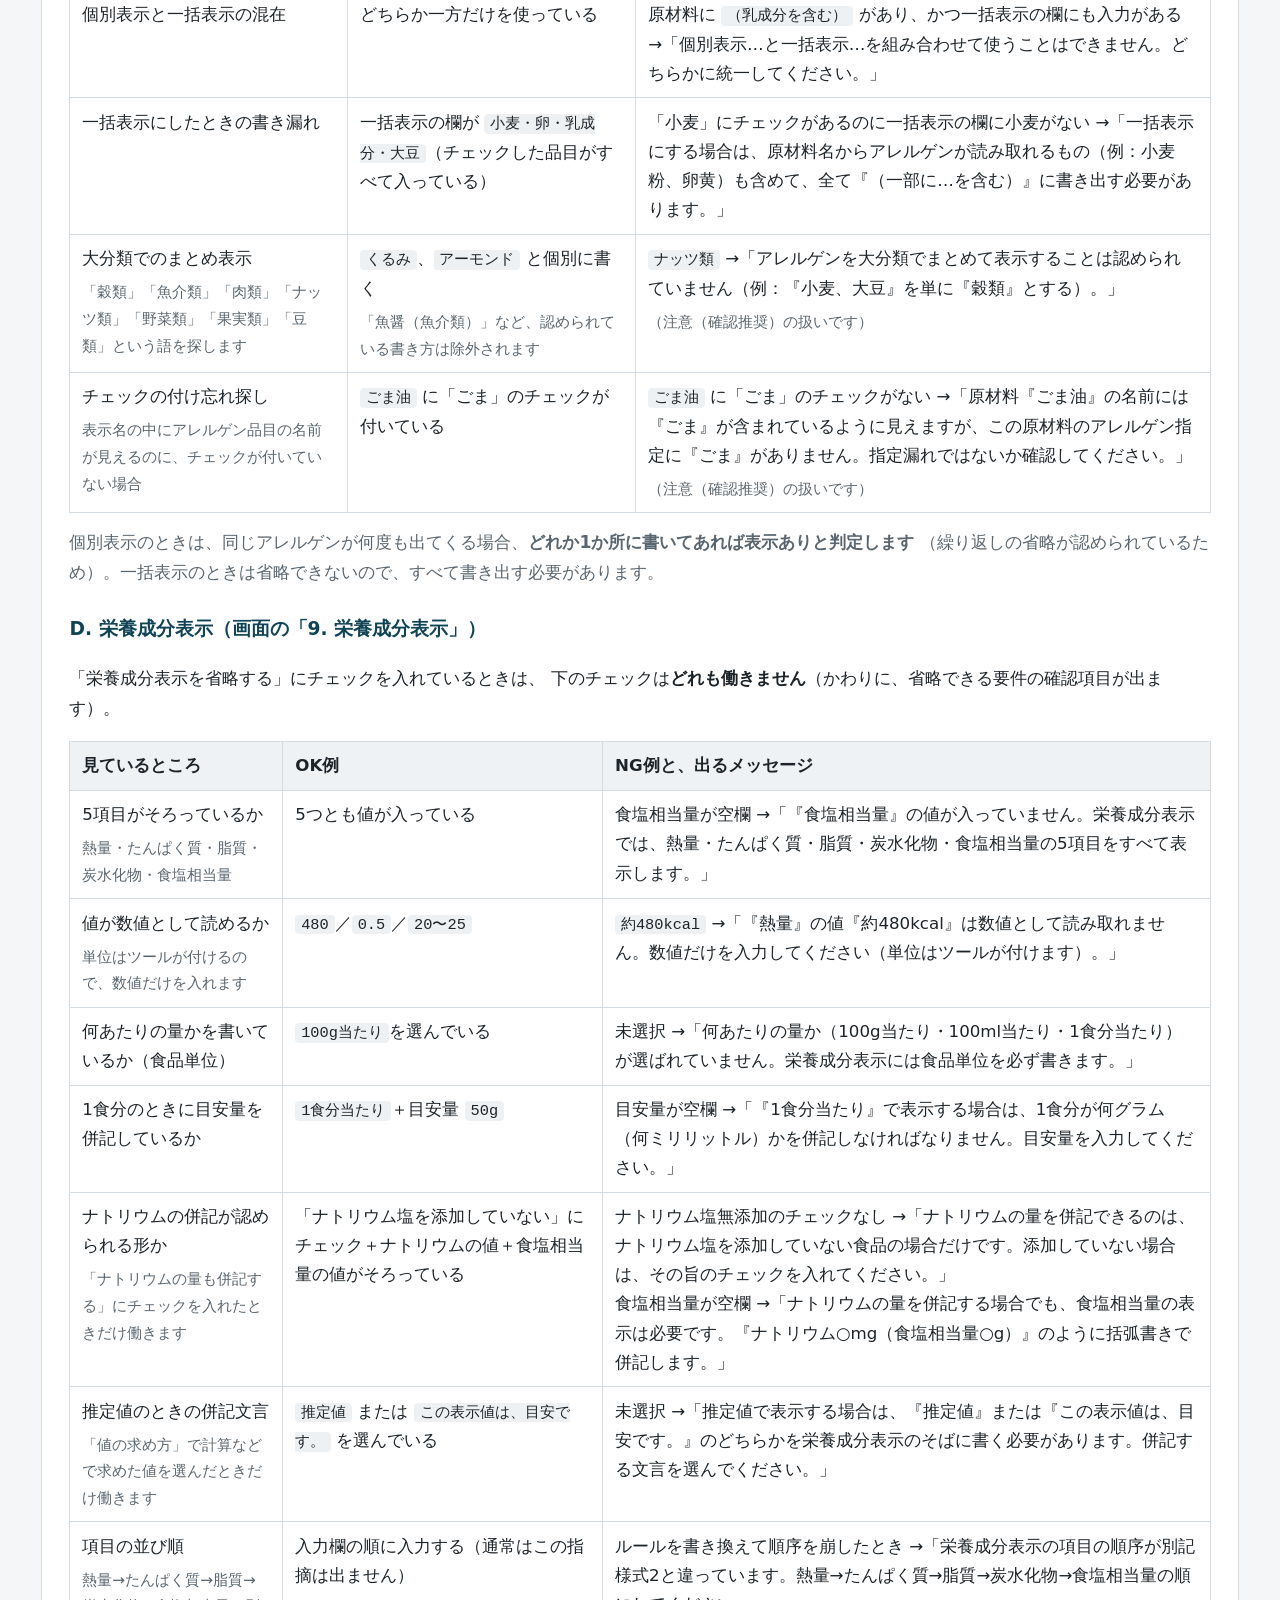
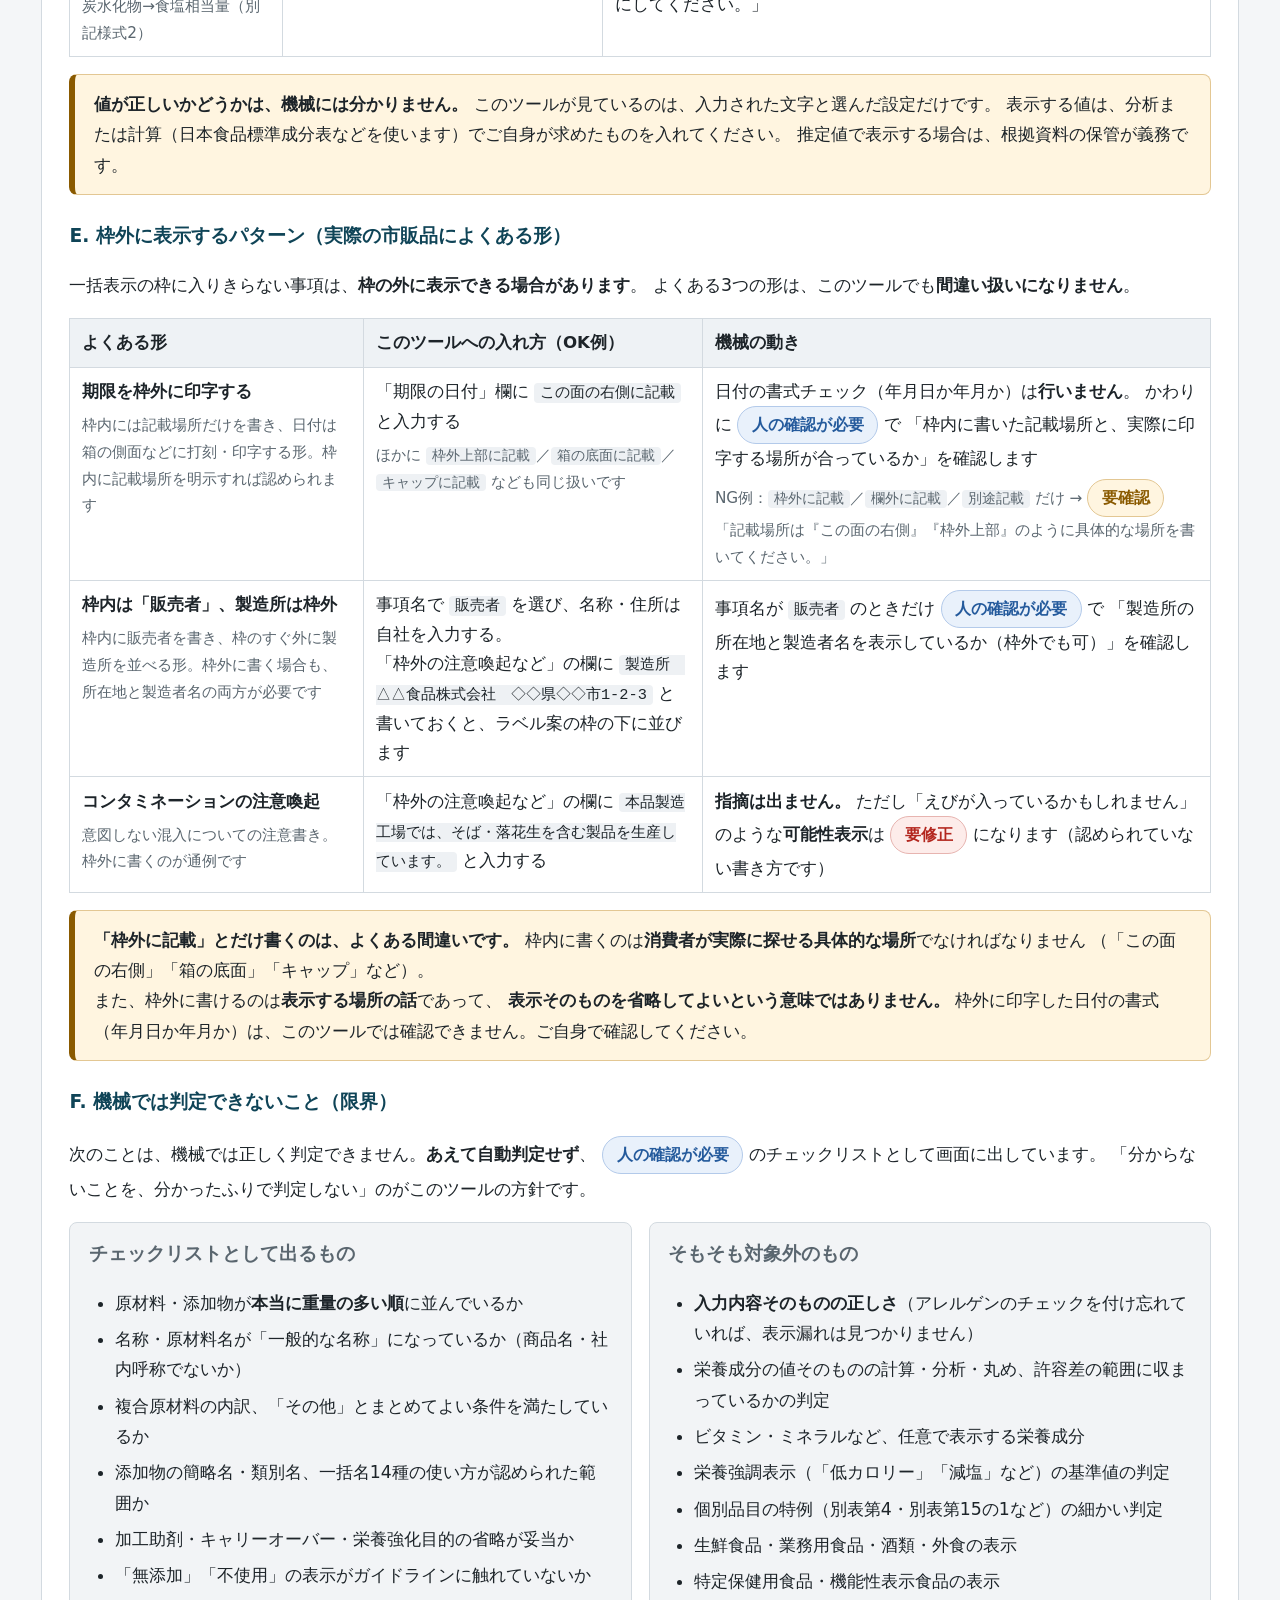
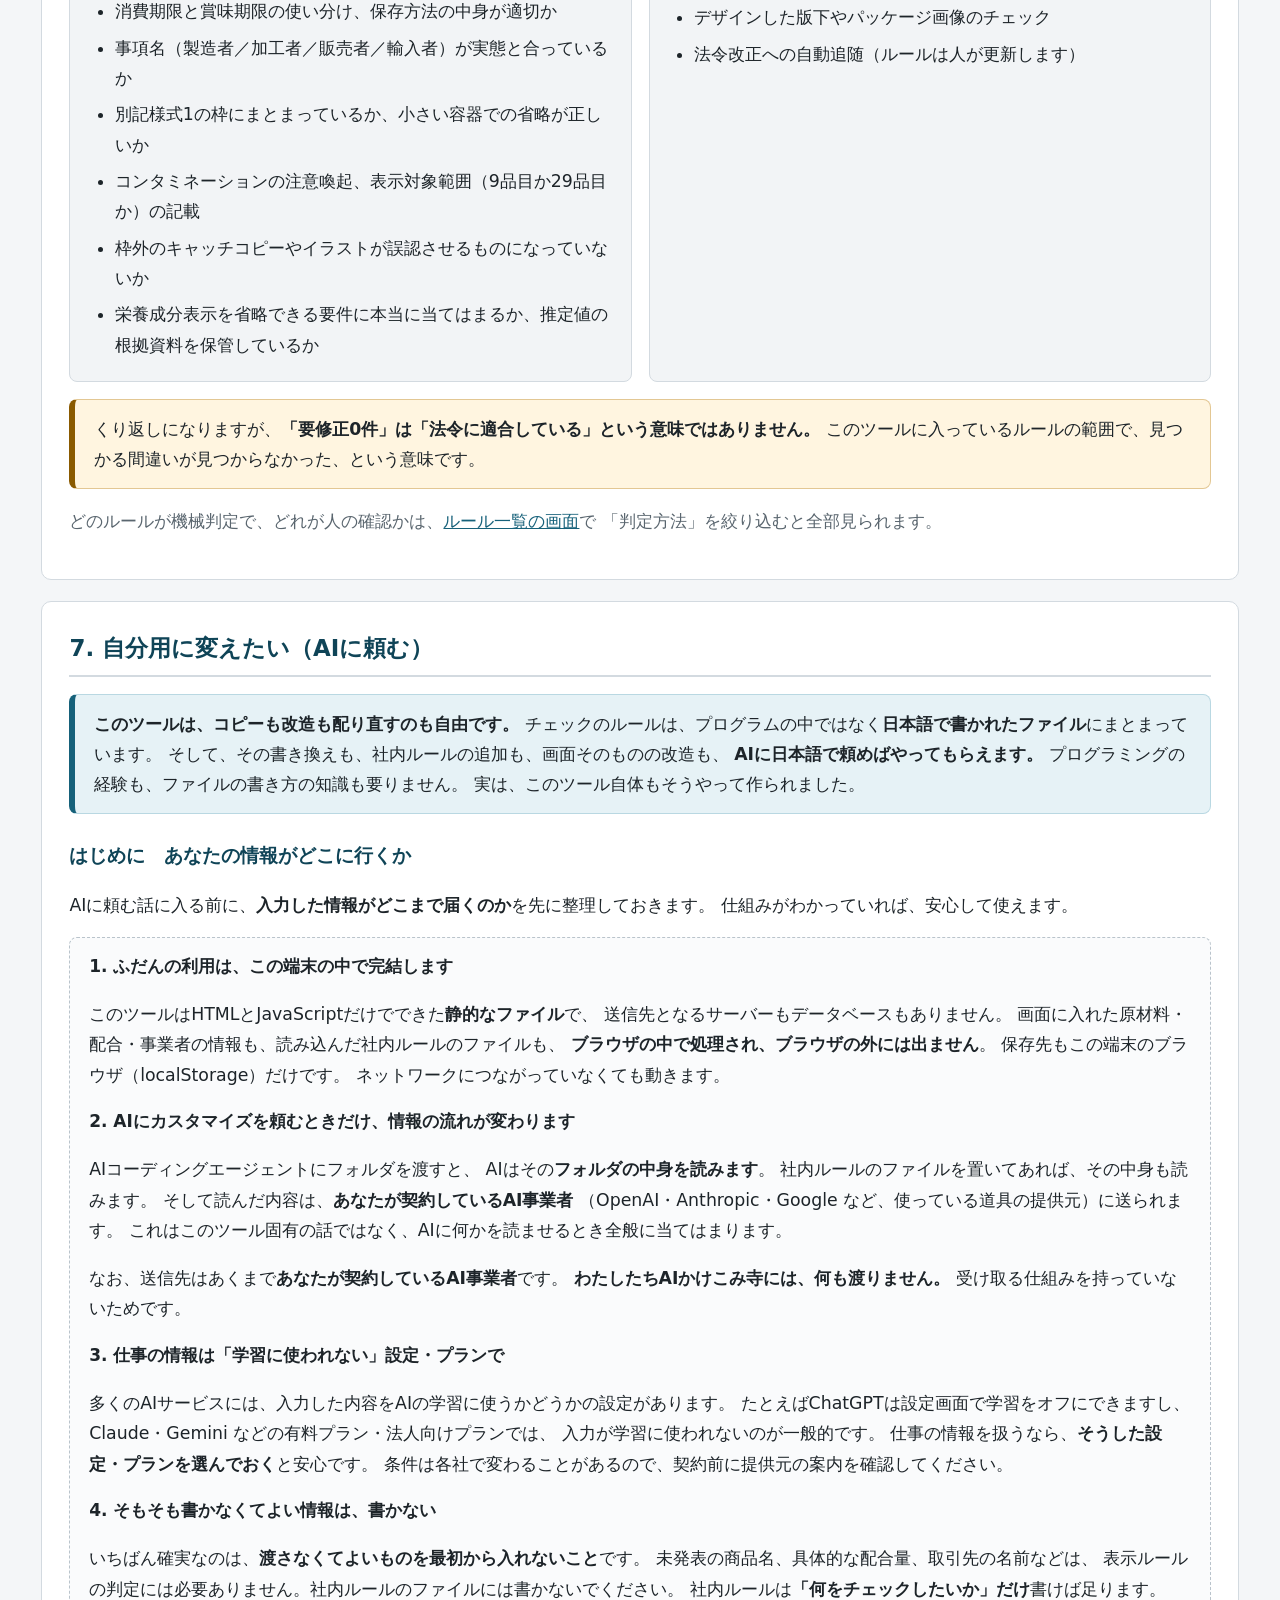
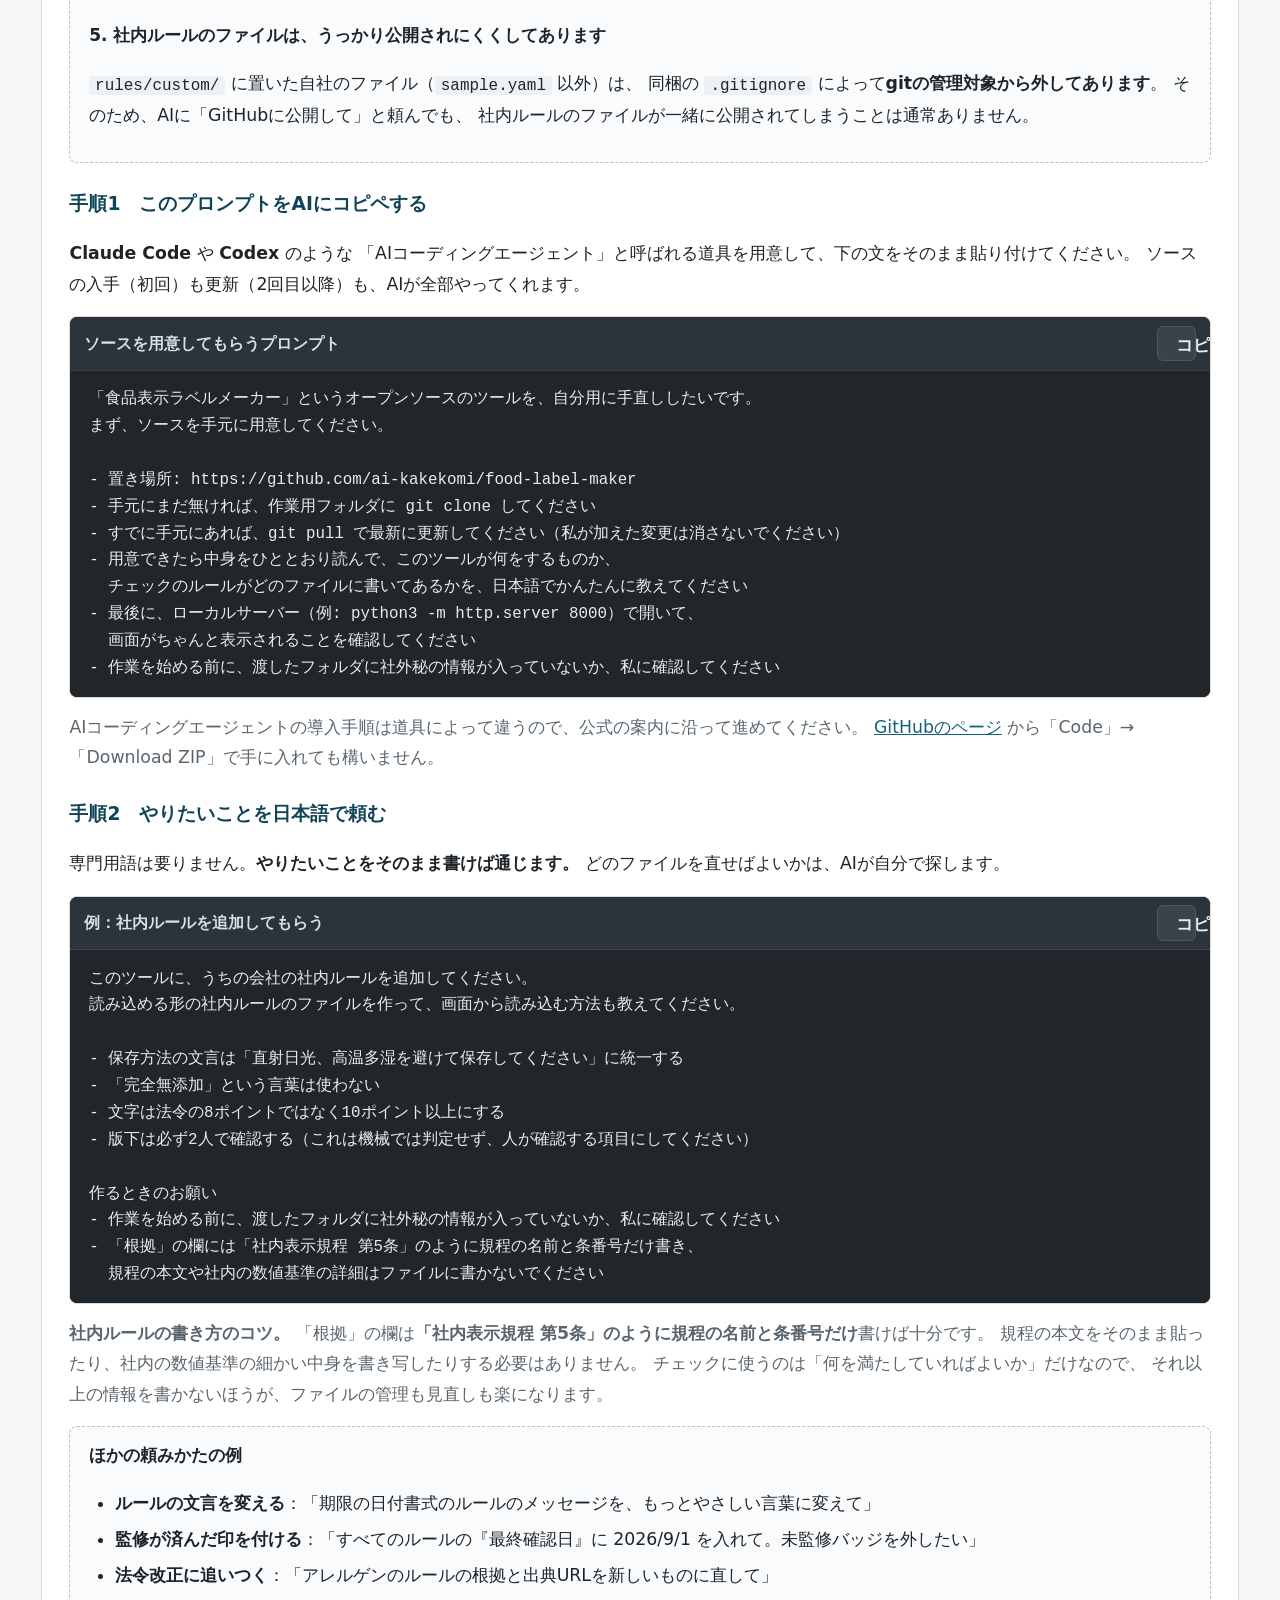
<file: manual.html>
<!DOCTYPE html>
<html lang="ja">
<head>
<meta charset="utf-8">
<meta name="viewport" content="width=device-width, initial-scale=1">
<title>使い方マニュアル｜食品表示ラベルメーカー</title>
<meta name="description" content="食品表示ラベルメーカーの使い方。入力からラベルの印刷まで、はじめての方向けに説明します。">
<link rel="stylesheet" href="css/style.css">
<link rel="stylesheet" href="css/print.css" media="print">
</head>
<body>

<header class="site-header">
  <div class="wrap header-inner">
    <div>
      <h1>使い方マニュアル</h1>
      <p class="tagline">はじめての方向けに、入力からラベルの印刷まで順番に説明します</p>
    </div>
    <nav class="site-nav">
      <a href="index.html">ラベル作成をはじめる</a>
      <a href="rules.html">ルール一覧</a>
    </nav>
  </div>
</header>

<div class="wrap notice-bar">
  <p>
    <strong>入力した内容は、この端末のブラウザの中だけに保存されます。</strong>
    インターネットに送信することは一切ありません。サーバーもデータベースもないため、
    レシピや配合といった企業秘密が外に出ることはありません。
  </p>
</div>

<main class="wrap manual">

  <!-- ============ もくじ ============ -->
  <nav class="card toc" aria-label="もくじ">
    <h2>もくじ</h2>
    <ol>
      <li><a href="#what">このツールでできること・できないこと</a></li>
      <li><a href="#start">まずはサンプルで試してみる</a></li>
      <li><a href="#steps">操作の手順（入力 → 検証 → ラベル → 印刷）</a></li>
      <li><a href="#result">検証結果の読み方（4つの色分け）</a></li>
      <li><a href="#allergen">アレルゲンの入力のしかた（いちばん大事なところ）</a></li>
      <li><a href="#detect">機械が見つけられること・見つけられないこと（動作例）</a></li>
      <li>
        <a href="#ask-ai">自分用に変えたい（AIに頼む）</a>
        <span class="help">／ <a href="#data-flow">あなたの情報がどこに行くか</a></span>
      </li>
      <li><a href="#faq">困ったときは</a></li>
      <li><a href="#disclaimer">免責事項</a></li>
    </ol>
  </nav>

  <!-- ============ 1 ============ -->
  <section class="card" id="what">
    <h2>1. このツールでできること・できないこと</h2>
    <p>
      加工食品（一般用）の<strong>一括表示</strong>、つまりパッケージの裏に付いている
      「名称・原材料名・添加物・内容量・賞味期限…」の四角い枠を作るためのツールです。
    </p>

    <div class="two-col">
      <div class="panel panel-ok">
        <h3>できること</h3>
        <ul>
          <li>一括表示の各項目を、順番に入力できる</li>
          <li>食品表示基準にもとづく<strong>60本のルール</strong>で自動チェックできる</li>
          <li>指摘ごとに<strong>根拠の条文と消費者庁のページへのリンク</strong>が出る</li>
          <li>一括表示枠のラベル案を作って、コピー・印刷できる</li>
          <li><strong>栄養成分表示</strong>（別記様式2の枠）も、入力してチェックできる</li>
          <li>自社の社内ルールを追加できる</li>
        </ul>
      </div>
      <div class="panel panel-ng">
        <h3>できないこと（対象外）</h3>
        <ul>
          <li>栄養成分の値そのものの計算・分析・丸め（値はご自身で用意してください）</li>
          <li>ビタミン・ミネラルなど、任意で表示する栄養成分</li>
          <li>生鮮食品、業務用食品、酒類、外食の表示</li>
          <li>個別品目の特例（別表第4・別表第15の1など）の細かい判定</li>
          <li>特定保健用食品・機能性表示食品の表示</li>
          <li><strong>「これで法令に適合している」という保証</strong></li>
        </ul>
      </div>
    </div>

    <p class="callout callout-warn">
      このツールが出すのは<strong>下書き</strong>です。
      最後は必ず人の目で、食品表示基準と消費者庁の最新ガイドラインを見て確認してください。
    </p>
  </section>

  <!-- ============ 2 ============ -->
  <section class="card" id="start">
    <h2>2. まずはサンプルで試してみる</h2>
    <p>
      いきなり自分の商品を入力するより、<strong>先にサンプルを入れて動きを見る</strong>ほうが早く分かります。
    </p>
    <p>
      <a href="index.html" class="btn btn-primary inline-btn">ラベル作成の画面をひらく</a>
    </p>
    <p>画面のいちばん上に、サンプルのボタンが2つあります。</p>
    <dl class="def">
      <dt>サンプル1 クッキー</dt>
      <dd>ひととおり正しく入力されている「お手本」です。検証すると<strong>要修正が0件</strong>になります。</dd>
      <dt>サンプル2 くるみパン</dt>
      <dd>
        よくある間違いをわざと入れてあります。検証すると
        「くるみの表示漏れ」「卵黄に（卵を含む）がない」「保存料の物質名がない」「食塩相当量が空欄」などが指摘されます。
        <strong>どんな指摘が出るのかを見るのに便利です。</strong>
      </dd>
    </dl>
    <p class="help">
      サンプルを押すと、いま入力している内容は置きかわります。
      入力内容はブラウザに自動保存されるので、次に開いたときは続きから作業できます。
    </p>
  </section>

  <!-- ============ 3 ============ -->
  <section class="card" id="steps">
    <h2>3. 操作の手順</h2>

    <ol class="steps">
      <li>
        <h3>入力する</h3>
        <p>画面の左側を、上から順に埋めていきます。<em class="req">必須</em> が付いている欄は必ず入力してください。</p>
        <ul>
          <li><strong>名称</strong>…商品名やブランド名ではなく、中身を表す一般的な名称（例：<code>焼き菓子（クッキー）</code>）</li>
          <li><strong>原材料名</strong>…<strong>重量の多い順に</strong>1つずつ追加します。「＋ 原材料を追加」ボタンで行が増えます</li>
          <li><strong>添加物</strong>…添加物の中で重量の多い順に入力します</li>
          <li><strong>内容量・期限・保存方法・事業者</strong>…そのまま埋めていきます</li>
          <li><strong>栄養成分表示</strong>…熱量・たんぱく質・脂質・炭水化物・食塩相当量の5項目を入力します（下の節を参照）</li>
        </ul>
        <p class="callout">
          <strong>入力欄には「印刷される文字そのもの」を書いてください。</strong><br>
          たとえば <code>マーガリン（乳成分を含む）</code> のように、カッコの中まで含めて書きます。
          原材料の行は「↑」「↓」ボタンで並べ替え、「×」で削除できます。
        </p>
      </li>

      <li>
        <h3>検証する</h3>
        <p>右側の <strong>「この内容を検証する」</strong> ボタンを押します。60本のルールで一斉にチェックされます。</p>
        <p>結果は右側に一覧で出ます。1件ずつ開くと、指摘の内容・ヒント・<strong>根拠の条文と出典リンク</strong>が読めます。</p>
      </li>

      <li>
        <h3>直して、また検証する</h3>
        <p>
          <strong>要修正（赤）をゼロにする</strong>のが目標です。直したらもう一度「この内容を検証する」を押します。<br>
          「人の確認が必要（青）」の項目は、内容を読んで確認できたら
          <strong>「確認しました」にチェック</strong>を入れてください。チェックすると件数が減ります。
        </p>
      </li>

      <li>
        <h3>ラベル案を受け取る</h3>
        <p>
          右側の上にある「ラベル案（一括表示枠）」に、一括表示の枠が表示されます。
          入力を変えるとすぐに反映されます。
        </p>
        <ul>
          <li><strong>テキストをコピー</strong>…文字だけをコピーします。メールやWordに貼り付けられます</li>
          <li><strong>印刷する</strong>…ラベル案だけを紙に印刷します（入力フォームや検証結果は印刷されません）</li>
        </ul>
      </li>

      <li>
        <h3>最後に人が確認する</h3>
        <p class="callout callout-warn">
          ここがいちばん大事です。<strong>このツールが「問題なし」と言っても、それは
          このツールに入っている60本のルールの範囲で問題が見つからなかった、という意味にすぎません。</strong>
          版下にする前に、必ず表示の責任者が食品表示基準で最終確認してください。
        </p>
      </li>
    </ol>

    <h3>栄養成分表示の入力（画面の「9. 栄養成分表示」）</h3>
    <p>
      栄養成分表示は、一括表示とは<strong>別の枠</strong>（別記様式2）で表示します。
      このツールでも、一括表示枠の下に別の表としてラベル案が出ます。
    </p>
    <ul>
      <li>
        <strong>5項目の値</strong>…熱量・たんぱく質・脂質・炭水化物・食塩相当量を入力します。
        <strong>数値だけ</strong>を入れてください。単位（熱量は kcal、ほかは g）は自動で付きます。
        幅を持たせるときは <code>20〜25</code> のように書けます
      </li>
      <li>
        <strong>何あたりの量か（食品単位）</strong>…<code>100g当たり</code>／<code>100ml当たり</code>／<code>1食分当たり</code>から選びます。
        <strong>1食分を選んだ場合は、1食分が何グラムかの併記が必要です</strong>（例：<code>50g</code>）。
        入力すると見出しが「栄養成分表示（1食分（50g）当たり）」になります
      </li>
      <li>
        <strong>値の求め方</strong>…分析して求めた値か、計算などで求めた値（合理的な推定により得られた値）かを選びます。
        後者の場合は、<code>推定値</code> か <code>この表示値は、目安です。</code> のどちらかを選んでください。
        選んだ文言がラベル案の枠のそばに出ます
      </li>
      <li>
        <strong>熱量の計算補助</strong>…たんぱく質・脂質・炭水化物の3つを数値で入れると、
        「計算値：○○kcal を入れる」ボタンが出ます。押したときだけ熱量欄に入るので、分析値がある場合はそのままで大丈夫です
        （計算式：たんぱく質×4 ＋ 脂質×9 ＋ 炭水化物×4、四捨五入して整数）。
        これはエネルギー換算係数（Atwater係数）による目安です。計算値を使うときは「値の求め方」を「計算などで求めた値」にして
        「推定値」などの文言を併記してください（消費者庁「栄養成分表示ガイドライン」）。
        食物繊維や糖アルコールが多い食品では実際と差が出ることがあります
      </li>
      <li>
        <strong>ナトリウムからの換算</strong>…ナトリウムの値（mg）しか分からないときは、
        「食塩相当量に換算して入れる」ボタンを押すと、食塩相当量の欄に自動で入ります
        （計算式：ナトリウム(mg) × 2.54 ÷ 1000）
      </li>
      <li>
        <strong>ナトリウムの量も併記する</strong>…ナトリウム塩を添加していない食品に限り、
        「ナトリウム 200mg（食塩相当量 0.51g）」のように併記できます。チェックを入れると入力欄が出ます
      </li>
      <li>
        <strong>栄養成分表示を省略する</strong>…小規模の事業者など、省略できる場合のためのチェックです。
        チェックを入れると入力欄が消え、ラベル案からも栄養成分表示が消えます。
        かわりに、省略できる要件を確認するチェックリストが出ます
      </li>
    </ul>
    <p class="callout callout-warn">
      <strong>「ナトリウム○mg」だけの表示はできません。</strong>
      栄養成分表示では、ナトリウムは「食塩相当量」に換算して表示するのが原則です。
      ナトリウムの量を併記できるのは、ナトリウム塩を添加していない食品の場合だけで、
      そのときも食塩相当量を括弧書きで併記します。
    </p>
  </section>

  <!-- ============ 4 ============ -->
  <section class="card" id="result">
    <h2>4. 検証結果の読み方</h2>
    <p>結果は4つに色分けされます。</p>
    <table class="manual-table">
      <thead>
        <tr><th>表示</th><th>意味</th><th>どうすればよいか</th></tr>
      </thead>
      <tbody>
        <tr>
          <td><span class="pill pill-error">要修正</span></td>
          <td>法令違反のおそれがあります</td>
          <td><strong>必ず直してください。</strong>0件になるまで直します</td>
        </tr>
        <tr>
          <td><span class="pill pill-warn">要確認</span></td>
          <td>推奨事項や、業界の慣行です</td>
          <td>内容を読んで、自社の商品に当てはまるか確認します</td>
        </tr>
        <tr>
          <td><span class="pill pill-check">人の確認が必要</span></td>
          <td>
            機械では判定できない項目です。<br>
            （例：原材料が本当に重量順に並んでいるか）
          </td>
          <td>配合表などと見比べて確認し、「確認しました」にチェックを入れます</td>
        </tr>
        <tr>
          <td><span class="pill pill-pass">問題なし</span></td>
          <td>このルールでは問題が見つかりませんでした</td>
          <td>とくに作業はいりません</td>
        </tr>
      </tbody>
    </table>

    <h3>「未監修」バッジについて</h3>
    <p>
      ほとんどの指摘に <span class="badge badge-unreviewed">未監修</span> というバッジが付いています。
      これは <strong>そのルールがまだ食品表示の専門家のレビューを受けていない</strong> という意味です。
      ルールの内容が正しいかどうかは、必ず出典リンク先の消費者庁の資料でご確認ください。
    </p>
    <p class="help">
      専門家のレビューが済んだルールには「最終確認日」が入り、このバッジは消えます。
      レビューにご協力いただける方を募集しています（info@ai-kakekomi.com）。
    </p>
  </section>

  <!-- ============ 5 ============ -->
  <section class="card" id="allergen">
    <h2>5. アレルゲンの入力のしかた</h2>
    <p class="callout callout-warn">
      表示漏れがいちばん重大な事故につながるところです。ここだけは丁寧に読んでください。
    </p>

    <h3>入力するのは「2つ」です</h3>
    <p>原材料の行には、次の2つを別々に入力します。この2つを突き合わせることで、表示漏れを見つけます。</p>
    <table class="manual-table">
      <thead><tr><th>入力するもの</th><th>意味</th><th>例</th></tr></thead>
      <tbody>
        <tr>
          <td><strong>表示名</strong>（上の文字入力欄）</td>
          <td><strong>実際にパッケージに印刷される文字</strong>そのもの</td>
          <td><code>マーガリン（乳成分を含む）</code></td>
        </tr>
        <tr>
          <td><strong>アレルゲン</strong>（下のチェックボックス）</td>
          <td>その原材料に<strong>本当に入っているもの</strong>（表示するかどうかとは別）</td>
          <td>「乳」にチェック</td>
        </tr>
      </tbody>
    </table>
    <p>
      「アレルゲン：なし（クリックして選ぶ）」の部分をクリックすると、29品目のチェックボックスが開きます。
      赤い枠の9品目が<strong>表示義務のある特定原材料</strong>、その下の20品目が<strong>表示が推奨されている品目</strong>です。
    </p>
    <p class="callout">
      <strong>アレルゲンの対象品目は、法改正でわりと頻繁に変わります。</strong>
      直近では2026年4月1日にカシューナッツが義務表示になり、ピスタチオが推奨品目に加わって計29品目になりました。
      このツールやマニュアルに古い記述を見つけたら、
      <a href="mailto:info@ai-kakekomi.com">info@ai-kakekomi.com</a> までお知らせください。すぐに直します。
    </p>

    <h3>よくある間違いと、このツールの動き</h3>
    <dl class="def">
      <dt>アレルゲンにチェックしたのに、表示名に書いていない</dt>
      <dd><span class="pill pill-error">要修正</span> になります。これが「表示漏れ」です。</dd>

      <dt>表示名が代替表記になっている（例：<code>小麦粉</code>）</dt>
      <dd>
        問題なしになります。<code>小麦粉</code> は「小麦」の代替表記なので、
        あらためて「（小麦を含む）」と書かなくてよいことになっています。
      </dd>

      <dt>表示名に「<code>卵白</code>」「<code>卵黄</code>」と書いてある</dt>
      <dd>
        <span class="pill pill-error">要修正</span> になります。「卵」の字が入っていますが、
        事故防止の観点から省略は認められていないため、<code>卵黄（卵を含む）</code> と書く必要があります。
      </dd>

      <dt>「乳を含む」と書いた</dt>
      <dd>
        <span class="pill pill-error">要修正</span> になります。原材料では <code>乳成分を含む</code>、
        添加物では <code>乳由来</code> と書きます（添加物だけ「乳成分由来」ではないので注意）。
      </dd>

      <dt>表示名にアレルゲンの名前が入っているのに、チェックを忘れている</dt>
      <dd>
        <span class="pill pill-warn">要確認</span> でお知らせします（例：<code>ごま油</code> なのに「ごま」未チェック）。
        入力ミスを見つけるための補助チェックです。
      </dd>
    </dl>

    <h3>個別表示と一括表示</h3>
    <p>アレルゲンの書き方は2通りあり、<strong>混ぜて使うことはできません</strong>。</p>
    <table class="manual-table">
      <thead><tr><th>方式</th><th>書き方</th><th>注意</th></tr></thead>
      <tbody>
        <tr>
          <td>個別表示<br>（このツールの初期設定）</td>
          <td>原材料ごとに <code>（○○を含む）</code> を付ける</td>
          <td>同じアレルゲンが何度も出るときは、1回書けば残りは省略できます</td>
        </tr>
        <tr>
          <td>一括表示</td>
          <td>最後にまとめて <code>（一部に○○・△△を含む）</code> と書く</td>
          <td>
            <strong>省略できません。</strong><code>小麦粉</code> のように名前から分かるものも
            含めて全部書き出す必要があります
          </td>
        </tr>
      </tbody>
    </table>
    <p class="help">
      一括表示を選ぶと入力欄が出ます。品目名を「・」でつないで入力してください（例：<code>小麦・卵・乳成分・大豆</code>）。
      前後の「（一部に」「を含む）」は自動で付きます。
    </p>
  </section>

  <!-- ============ 6 ============ -->
  <section class="card" id="detect">
    <h2>6. 機械が見つけられること・見つけられないこと（動作例）</h2>
    <p>
      「この内容を検証する」を押したとき、機械が<strong>実際に何を見ているのか</strong>を、
      OK例とNG例の対比でまとめました。<strong>ここに載っていないことは、機械は見ていません。</strong>
      NG例の右側は、そのとき画面に出るメッセージです。
    </p>
    <p class="callout callout-warn">
      大前提として、<strong>機械が見ているのは「入力された文字」だけ</strong>です。
      入力そのものが実際の配合と違っていれば、その間違いは見つけられません。
    </p>

    <h3>A. 空欄になっていないか（必須の項目）</h3>
    <p>入力欄が空のままだと <span class="pill pill-error">要修正</span> になります。</p>
    <table class="manual-table">
      <thead><tr><th>見ている欄</th><th>OK例</th><th>NG例と、出るメッセージ</th></tr></thead>
      <tbody>
        <tr>
          <td>名称</td>
          <td><code>焼き菓子（クッキー）</code></td>
          <td>空欄 →「『名称』は必ず表示しなければならない事項です。空欄になっています。」</td>
        </tr>
        <tr>
          <td>原材料名</td>
          <td>1行以上入力されている</td>
          <td>1行もない →「『原材料名』は必ず表示しなければならない事項です。原材料が1つも入力されていません。」</td>
        </tr>
        <tr>
          <td>内容量</td>
          <td><code>100g</code></td>
          <td>空欄 →「『内容量』は必ず表示しなければならない事項です。空欄になっています。」</td>
        </tr>
        <tr>
          <td>期限の日付</td>
          <td><code>2027.03.31</code></td>
          <td>空欄 →「『消費期限』または『賞味期限』は必ず表示しなければならない事項です。」</td>
        </tr>
        <tr>
          <td>保存方法</td>
          <td><code>直射日光、高温多湿を避けて保存してください。</code></td>
          <td>空欄 →「『保存の方法』は必ず表示しなければならない事項です。空欄になっています。」</td>
        </tr>
        <tr>
          <td>事業者の名称・住所</td>
          <td><code>株式会社かけこみ製菓</code>／<code>愛知県名古屋市中区栄1-1-1</code></td>
          <td>空欄 →「『食品関連事業者の氏名又は名称』は必ず表示しなければならない事項です。空欄になっています。」（住所も同様）</td>
        </tr>
        <tr>
          <td>原材料と添加物の区分方法<br><span class="help">（添加物を1つ以上入力したときだけ）</span></td>
          <td>「／で区切る」などを選んでいる</td>
          <td>未選択 →「添加物を使用している場合は、原材料と添加物が明確に区分されている必要があります。区分方法を選択してください。」</td>
        </tr>
        <tr>
          <td>原料原産地名<br><span class="help">（輸入品にチェックを入れていないとき）</span></td>
          <td><code>国内製造（小麦粉）</code></td>
          <td>空欄 →「国内で製造した加工食品は、原則として重量割合1位の原材料の原産地（原料原産地名）を表示する必要があります。」</td>
        </tr>
        <tr>
          <td>原産国名<br><span class="help">（輸入品にチェックを入れたとき）</span></td>
          <td><code>イタリア</code></td>
          <td>空欄 →「輸入品には『原産国名』の表示が必要です（原料原産地名ではありません）。」</td>
        </tr>
      </tbody>
    </table>

    <h3>B. 書き方の形が合っているか（文字の並びを見ています）</h3>
    <table class="manual-table">
      <thead><tr><th>見ているところ</th><th>OK例</th><th>NG例と、出るメッセージ</th></tr></thead>
      <tbody>
        <tr>
          <td>内容量に単位があるか<br><span class="help">g・kg・mL・L・個・枚・本・袋・包・食・尾・丁・株・パックなど</span></td>
          <td><code>100g</code>／<code>18枚（3枚×6袋）</code></td>
          <td><code>100</code> →「内容量には単位を明記してください（重量はg・kg、体積はmL・L、数量は個・枚・袋など）。」</td>
        </tr>
        <tr>
          <td>期限の日付が「年月日」になっているか<br><span class="help">消費期限のとき、および賞味期限で期間が3か月以内のとき</span></td>
          <td><code>2027.03.31</code>／<code>令和9年3月31日</code>／<code>20270331</code></td>
          <td><code>2027.03</code> →「期限までの期間が3か月以内の場合は、年月日まで表示する必要があります。」</td>
        </tr>
        <tr>
          <td>期限の日付が「年月」以上になっているか<br><span class="help">賞味期限で期間が3か月を超えるとき</span></td>
          <td><code>2027.03</code>／<code>2027.03.31</code></td>
          <td><code>3月ごろ</code> →「賞味期限までの期間が3か月を超える場合は『年月』までの表示にできます（年月日で表示しても構いません）。」<span class="help">（注意（確認推奨）の扱いです）</span></td>
        </tr>
        <tr>
          <td>用途名を書いた添加物に、物質名のカッコが付いているか<br>
            <span class="help">対象は 甘味料／着色料／保存料／増粘剤／安定剤／ゲル化剤／糊料／酸化防止剤／発色剤／漂白剤／防かび剤／防ばい剤 の12語</span></td>
          <td><code>保存料（ソルビン酸）</code>／<code>酸化防止剤（ビタミンE）</code></td>
          <td><code>保存料</code> →「『保存料』は用途名の併記が必要な8用途のひとつです。『保存料（物質名）』の形で物質名も書いてください。」</td>
        </tr>
        <tr>
          <td>アスパルテームを使ったときの注意表示<br><span class="help">添加物名に「アスパルテーム」が入っているときだけ働きます</span></td>
          <td>どこかに <code>L-フェニルアラニン化合物を含む</code> と書いてある</td>
          <td>どこにも書いていない →「アスパルテームを使用している食品には『L-フェニルアラニン化合物を含む』旨の表示が必要です。」</td>
        </tr>
        <tr>
          <td>アレルゲンの「可能性表示」を使っていないか<br>
            <span class="help">「かもしれ」「入っている場合があります」「含む場合があり」「混入の可能性」という言葉を探します</span></td>
          <td><code>本品製造工場では、そば・落花生を含む製品を生産しています。</code></td>
          <td><code>えびが入っているかもしれません</code> →「アレルゲンについて『入っているかもしれない』等の可能性表示は認められません（一括表示の枠外でも同じです）。」</td>
        </tr>
        <tr>
          <td>製造所固有記号の書き方<br><span class="help">記号を入力したときだけ働きます</span></td>
          <td><code>＋ABC</code> と入力し、応答義務（問合せ先など）の欄も埋めてある</td>
          <td><code>ABC</code>、または応答義務の欄が空 →「製造所固有記号を使う場合は、(1) 原則として同一製品を2以上の製造所で製造していること (2) 事業者の住所・氏名の次に『＋』を冠して表示すること (3) 応答義務の表示…が必要です。」</td>
        </tr>
        <tr>
          <td>文字の大きさ<br><span class="help">表示可能面積が150平方cmを超えるときは8ポイント、150平方cm以下のときは5.5ポイントで比べます</span></td>
          <td>面積 200 平方cm ／ 文字 8 ポイント</td>
          <td>面積 200 平方cm ／ 文字 7 ポイント →「表示に用いる文字は8ポイント以上でなければなりません（現在の設定：7ポイント）。」</td>
        </tr>
      </tbody>
    </table>

    <h3>C. アレルゲンの突き合わせ（このツールの中心です）</h3>
    <p>
      原材料の行に付けた<strong>アレルゲンのチェック</strong>と、<strong>表示名の文字</strong>を突き合わせます。
      「チェックは付いているのに、文字のどこにも出てこない」ときが表示漏れです。
    </p>
    <table class="manual-table">
      <thead><tr><th>見ているところ</th><th>OK例</th><th>NG例と、出るメッセージ</th></tr></thead>
      <tbody>
        <tr>
          <td>特定原材料9品目（えび・カシューナッツ・かに・くるみ・小麦・そば・卵・乳・落花生）の表示漏れ</td>
          <td>
            <code>マーガリン（乳成分を含む）</code>／<code>小麦粉</code>（代替表記なのでそのままでOK）／
            添加物なら <code>乳化剤（乳由来）</code>
          </td>
          <td>「くるみ」にチェックを付けたのに表示名が <code>ナッツ</code> だけ →「『くるみ』は特定原材料（表示義務9品目）です。表示が見当たりません。」</td>
        </tr>
        <tr>
          <td>特定原材料に準ずるもの20品目（大豆・ごま・りんご など）の表示</td>
          <td><code>乳化剤（大豆由来）</code></td>
          <td>「大豆」にチェックを付けたのに、どこにも書いていない →「『大豆』は特定原材料に準ずるもの（表示を推奨する20品目）です。可能な限り表示してください。」<span class="help">（注意（確認推奨）の扱いです）</span></td>
        </tr>
        <tr>
          <td>乳の書き方（原材料）</td>
          <td><code>マーガリン（乳成分を含む）</code></td>
          <td><code>マーガリン（乳を含む）</code> →「原材料のアレルゲン表示では、乳は『乳成分を含む』と書きます。『乳を含む』は誤りです。」</td>
        </tr>
        <tr>
          <td>乳の書き方（添加物）</td>
          <td><code>乳化剤（乳由来）</code></td>
          <td><code>乳化剤（乳成分由来）</code> →「添加物のアレルゲン表示では、乳は『乳由来』と書きます。『乳成分由来』は誤りです。」</td>
        </tr>
        <tr>
          <td>「卵白」「卵黄」の省略不可</td>
          <td><code>卵黄（卵を含む）</code></td>
          <td><code>卵黄</code> →「『卵白』『卵黄』は『卵』の字を含みますが、事故防止の観点から拡大表記としての省略は認められていません。『（卵を含む）』を付けてください。」</td>
        </tr>
        <tr>
          <td>個別表示と一括表示の混在</td>
          <td>どちらか一方だけを使っている</td>
          <td>原材料に <code>（乳成分を含む）</code> があり、かつ一括表示の欄にも入力がある →「個別表示…と一括表示…を組み合わせて使うことはできません。どちらかに統一してください。」</td>
        </tr>
        <tr>
          <td>一括表示にしたときの書き漏れ</td>
          <td>一括表示の欄が <code>小麦・卵・乳成分・大豆</code>（チェックした品目がすべて入っている）</td>
          <td>「小麦」にチェックがあるのに一括表示の欄に小麦がない →「一括表示にする場合は、原材料名からアレルゲンが読み取れるもの（例：小麦粉、卵黄）も含めて、全て『（一部に…を含む）』に書き出す必要があります。」</td>
        </tr>
        <tr>
          <td>大分類でのまとめ表示<br><span class="help">「穀類」「魚介類」「肉類」「ナッツ類」「野菜類」「果実類」「豆類」という語を探します</span></td>
          <td><code>くるみ</code>、<code>アーモンド</code> と個別に書く<br><span class="help">「魚醤（魚介類）」など、認められている書き方は除外されます</span></td>
          <td><code>ナッツ類</code> →「アレルゲンを大分類でまとめて表示することは認められていません（例：『小麦、大豆』を単に『穀類』とする）。」<span class="help">（注意（確認推奨）の扱いです）</span></td>
        </tr>
        <tr>
          <td>チェックの付け忘れ探し<br><span class="help">表示名の中にアレルゲン品目の名前が見えるのに、チェックが付いていない場合</span></td>
          <td><code>ごま油</code> に「ごま」のチェックが付いている</td>
          <td><code>ごま油</code> に「ごま」のチェックがない →「原材料『ごま油』の名前には『ごま』が含まれているように見えますが、この原材料のアレルゲン指定に『ごま』がありません。指定漏れではないか確認してください。」<span class="help">（注意（確認推奨）の扱いです）</span></td>
        </tr>
      </tbody>
    </table>
    <p class="help">
      個別表示のときは、同じアレルゲンが何度も出てくる場合、<strong>どれか1か所に書いてあれば表示ありと判定します</strong>
      （繰り返しの省略が認められているため）。一括表示のときは省略できないので、すべて書き出す必要があります。
    </p>

    <h3>D. 栄養成分表示（画面の「9. 栄養成分表示」）</h3>
    <p>
      「栄養成分表示を省略する」にチェックを入れているときは、
      下のチェックは<strong>どれも働きません</strong>（かわりに、省略できる要件の確認項目が出ます）。
    </p>
    <table class="manual-table">
      <thead><tr><th>見ているところ</th><th>OK例</th><th>NG例と、出るメッセージ</th></tr></thead>
      <tbody>
        <tr>
          <td>5項目がそろっているか<br><span class="help">熱量・たんぱく質・脂質・炭水化物・食塩相当量</span></td>
          <td>5つとも値が入っている</td>
          <td>食塩相当量が空欄 →「『食塩相当量』の値が入っていません。栄養成分表示では、熱量・たんぱく質・脂質・炭水化物・食塩相当量の5項目をすべて表示します。」</td>
        </tr>
        <tr>
          <td>値が数値として読めるか<br><span class="help">単位はツールが付けるので、数値だけを入れます</span></td>
          <td><code>480</code>／<code>0.5</code>／<code>20〜25</code></td>
          <td><code>約480kcal</code> →「『熱量』の値『約480kcal』は数値として読み取れません。数値だけを入力してください（単位はツールが付けます）。」</td>
        </tr>
        <tr>
          <td>何あたりの量かを書いているか（食品単位）</td>
          <td><code>100g当たり</code>を選んでいる</td>
          <td>未選択 →「何あたりの量か（100g当たり・100ml当たり・1食分当たり）が選ばれていません。栄養成分表示には食品単位を必ず書きます。」</td>
        </tr>
        <tr>
          <td>1食分のときに目安量を併記しているか</td>
          <td><code>1食分当たり</code>＋目安量 <code>50g</code></td>
          <td>目安量が空欄 →「『1食分当たり』で表示する場合は、1食分が何グラム（何ミリリットル）かを併記しなければなりません。目安量を入力してください。」</td>
        </tr>
        <tr>
          <td>ナトリウムの併記が認められる形か<br><span class="help">「ナトリウムの量も併記する」にチェックを入れたときだけ働きます</span></td>
          <td>「ナトリウム塩を添加していない」にチェック＋ナトリウムの値＋食塩相当量の値がそろっている</td>
          <td>
            ナトリウム塩無添加のチェックなし →「ナトリウムの量を併記できるのは、ナトリウム塩を添加していない食品の場合だけです。添加していない場合は、その旨のチェックを入れてください。」<br>
            食塩相当量が空欄 →「ナトリウムの量を併記する場合でも、食塩相当量の表示は必要です。『ナトリウム○mg（食塩相当量○g）』のように括弧書きで併記します。」
          </td>
        </tr>
        <tr>
          <td>推定値のときの併記文言<br><span class="help">「値の求め方」で計算などで求めた値を選んだときだけ働きます</span></td>
          <td><code>推定値</code> または <code>この表示値は、目安です。</code> を選んでいる</td>
          <td>未選択 →「推定値で表示する場合は、『推定値』または『この表示値は、目安です。』のどちらかを栄養成分表示のそばに書く必要があります。併記する文言を選んでください。」</td>
        </tr>
        <tr>
          <td>項目の並び順<br><span class="help">熱量→たんぱく質→脂質→炭水化物→食塩相当量（別記様式2）</span></td>
          <td>入力欄の順に入力する（通常はこの指摘は出ません）</td>
          <td>ルールを書き換えて順序を崩したとき →「栄養成分表示の項目の順序が別記様式2と違っています。熱量→たんぱく質→脂質→炭水化物→食塩相当量の順にしてください。」</td>
        </tr>
      </tbody>
    </table>
    <p class="callout callout-warn">
      <strong>値が正しいかどうかは、機械には分かりません。</strong>
      このツールが見ているのは、入力された文字と選んだ設定だけです。
      表示する値は、分析または計算（日本食品標準成分表などを使います）でご自身が求めたものを入れてください。
      推定値で表示する場合は、根拠資料の保管が義務です。
    </p>

    <h3>E. 枠外に表示するパターン（実際の市販品によくある形）</h3>
    <p>
      一括表示の枠に入りきらない事項は、<strong>枠の外に表示できる場合があります</strong>。
      よくある3つの形は、このツールでも<strong>間違い扱いになりません</strong>。
    </p>
    <table class="manual-table">
      <thead><tr><th>よくある形</th><th>このツールへの入れ方（OK例）</th><th>機械の動き</th></tr></thead>
      <tbody>
        <tr>
          <td>
            <strong>期限を枠外に印字する</strong><br>
            <span class="help">枠内には記載場所だけを書き、日付は箱の側面などに打刻・印字する形。枠内に記載場所を明示すれば認められます</span>
          </td>
          <td>
            「期限の日付」欄に <code>この面の右側に記載</code> と入力する<br>
            <span class="help">ほかに <code>枠外上部に記載</code>／<code>箱の底面に記載</code>／<code>キャップに記載</code> なども同じ扱いです</span>
          </td>
          <td>
            日付の書式チェック（年月日か年月か）は<strong>行いません</strong>。
            かわりに <span class="pill pill-check">人の確認が必要</span> で
            「枠内に書いた記載場所と、実際に印字する場所が合っているか」を確認します<br>
            <span class="help">
              NG例：<code>枠外に記載</code>／<code>欄外に記載</code>／<code>別途記載</code> だけ →
              <span class="pill pill-warn">要確認</span>
              「記載場所は『この面の右側』『枠外上部』のように具体的な場所を書いてください。」
            </span>
          </td>
        </tr>
        <tr>
          <td>
            <strong>枠内は「販売者」、製造所は枠外</strong><br>
            <span class="help">枠内に販売者を書き、枠のすぐ外に製造所を並べる形。枠外に書く場合も、所在地と製造者名の両方が必要です</span>
          </td>
          <td>
            事項名で <code>販売者</code> を選び、名称・住所は自社を入力する。<br>
            「枠外の注意喚起など」の欄に
            <code>製造所　△△食品株式会社　◇◇県◇◇市1-2-3</code> と書いておくと、ラベル案の枠の下に並びます
          </td>
          <td>
            事項名が <code>販売者</code> のときだけ
            <span class="pill pill-check">人の確認が必要</span> で
            「製造所の所在地と製造者名を表示しているか（枠外でも可）」を確認します
          </td>
        </tr>
        <tr>
          <td>
            <strong>コンタミネーションの注意喚起</strong><br>
            <span class="help">意図しない混入についての注意書き。枠外に書くのが通例です</span>
          </td>
          <td>
            「枠外の注意喚起など」の欄に
            <code>本品製造工場では、そば・落花生を含む製品を生産しています。</code> と入力する
          </td>
          <td>
            <strong>指摘は出ません。</strong>
            ただし「えびが入っているかもしれません」のような<strong>可能性表示</strong>は
            <span class="pill pill-error">要修正</span> になります（認められていない書き方です）
          </td>
        </tr>
      </tbody>
    </table>
    <p class="callout callout-warn">
      <strong>「枠外に記載」とだけ書くのは、よくある間違いです。</strong>
      枠内に書くのは<strong>消費者が実際に探せる具体的な場所</strong>でなければなりません
      （「この面の右側」「箱の底面」「キャップ」など）。<br>
      また、枠外に書けるのは<strong>表示する場所の話</strong>であって、
      <strong>表示そのものを省略してよいという意味ではありません。</strong>
      枠外に印字した日付の書式（年月日か年月か）は、このツールでは確認できません。ご自身で確認してください。
    </p>

    <h3>F. 機械では判定できないこと（限界）</h3>
    <p>
      次のことは、機械では正しく判定できません。<strong>あえて自動判定せず</strong>、
      <span class="pill pill-check">人の確認が必要</span> のチェックリストとして画面に出しています。
      「分からないことを、分かったふりで判定しない」のがこのツールの方針です。
    </p>
    <div class="two-col">
      <div class="panel panel-ng">
        <h3>チェックリストとして出るもの</h3>
        <ul>
          <li>原材料・添加物が<strong>本当に重量の多い順</strong>に並んでいるか</li>
          <li>名称・原材料名が「一般的な名称」になっているか（商品名・社内呼称でないか）</li>
          <li>複合原材料の内訳、「その他」とまとめてよい条件を満たしているか</li>
          <li>添加物の簡略名・類別名、一括名14種の使い方が認められた範囲か</li>
          <li>加工助剤・キャリーオーバー・栄養強化目的の省略が妥当か</li>
          <li>「無添加」「不使用」の表示がガイドラインに触れていないか</li>
          <li>消費期限と賞味期限の使い分け、保存方法の中身が適切か</li>
          <li>事項名（製造者／加工者／販売者／輸入者）が実態と合っているか</li>
          <li>別記様式1の枠にまとまっているか、小さい容器での省略が正しいか</li>
          <li>コンタミネーションの注意喚起、表示対象範囲（9品目か29品目か）の記載</li>
          <li>枠外のキャッチコピーやイラストが誤認させるものになっていないか</li>
          <li>栄養成分表示を省略できる要件に本当に当てはまるか、推定値の根拠資料を保管しているか</li>
        </ul>
      </div>
      <div class="panel panel-ng">
        <h3>そもそも対象外のもの</h3>
        <ul>
          <li><strong>入力内容そのものの正しさ</strong>（アレルゲンのチェックを付け忘れていれば、表示漏れは見つかりません）</li>
          <li>栄養成分の値そのものの計算・分析・丸め、許容差の範囲に収まっているかの判定</li>
          <li>ビタミン・ミネラルなど、任意で表示する栄養成分</li>
          <li>栄養強調表示（「低カロリー」「減塩」など）の基準値の判定</li>
          <li>個別品目の特例（別表第4・別表第15の1など）の細かい判定</li>
          <li>生鮮食品・業務用食品・酒類・外食の表示</li>
          <li>特定保健用食品・機能性表示食品の表示</li>
          <li>デザインした版下やパッケージ画像のチェック</li>
          <li>法令改正への自動追随（ルールは人が更新します）</li>
        </ul>
      </div>
    </div>
    <p class="callout callout-warn">
      くり返しになりますが、<strong>「要修正0件」は「法令に適合している」という意味ではありません。</strong>
      このツールに入っているルールの範囲で、見つかる間違いが見つからなかった、という意味です。
    </p>
    <p class="help">
      どのルールが機械判定で、どれが人の確認かは、<a href="rules.html">ルール一覧の画面</a>で
      「判定方法」を絞り込むと全部見られます。
    </p>
  </section>

  <!-- ============ 7 ============ -->
  <section class="card" id="ask-ai">
    <span id="rules"></span><span id="custom"></span><span id="improve"></span>
    <h2>7. 自分用に変えたい（AIに頼む）</h2>

    <p class="callout">
      <strong>このツールは、コピーも改造も配り直すのも自由です。</strong>
      チェックのルールは、プログラムの中ではなく<strong>日本語で書かれたファイル</strong>にまとまっています。
      そして、その書き換えも、社内ルールの追加も、画面そのものの改造も、
      <strong>AIに日本語で頼めばやってもらえます。</strong>
      プログラミングの経験も、ファイルの書き方の知識も要りません。
      実は、このツール自体もそうやって作られました。
    </p>

    <h3 id="data-flow">はじめに　あなたの情報がどこに行くか</h3>
    <p>
      AIに頼む話に入る前に、<strong>入力した情報がどこまで届くのか</strong>を先に整理しておきます。
      仕組みがわかっていれば、安心して使えます。
    </p>

    <div class="howto">
      <h4>1. ふだんの利用は、この端末の中で完結します</h4>
      <p>
        このツールはHTMLとJavaScriptだけでできた<strong>静的なファイル</strong>で、
        送信先となるサーバーもデータベースもありません。
        画面に入れた原材料・配合・事業者の情報も、読み込んだ社内ルールのファイルも、
        <strong>ブラウザの中で処理され、ブラウザの外には出ません</strong>。
        保存先もこの端末のブラウザ（localStorage）だけです。
        ネットワークにつながっていなくても動きます。
      </p>

      <h4>2. AIにカスタマイズを頼むときだけ、情報の流れが変わります</h4>
      <p>
        AIコーディングエージェントにフォルダを渡すと、
        AIはその<strong>フォルダの中身を読みます</strong>。
        社内ルールのファイルを置いてあれば、その中身も読みます。
        そして読んだ内容は、<strong>あなたが契約しているAI事業者</strong>
        （OpenAI・Anthropic・Google など、使っている道具の提供元）に送られます。
        これはこのツール固有の話ではなく、AIに何かを読ませるとき全般に当てはまります。
      </p>
      <p>
        なお、送信先はあくまで<strong>あなたが契約しているAI事業者</strong>です。
        <strong>わたしたちAIかけこみ寺には、何も渡りません。</strong>
        受け取る仕組みを持っていないためです。
      </p>

      <h4>3. 仕事の情報は「学習に使われない」設定・プランで</h4>
      <p>
        多くのAIサービスには、入力した内容をAIの学習に使うかどうかの設定があります。
        たとえばChatGPTは設定画面で学習をオフにできますし、
        Claude・Gemini などの有料プラン・法人向けプランでは、
        入力が学習に使われないのが一般的です。
        仕事の情報を扱うなら、<strong>そうした設定・プランを選んでおく</strong>と安心です。
        条件は各社で変わることがあるので、契約前に提供元の案内を確認してください。
      </p>

      <h4>4. そもそも書かなくてよい情報は、書かない</h4>
      <p>
        いちばん確実なのは、<strong>渡さなくてよいものを最初から入れないこと</strong>です。
        未発表の商品名、具体的な配合量、取引先の名前などは、
        表示ルールの判定には必要ありません。社内ルールのファイルには書かないでください。
        社内ルールは<strong>「何をチェックしたいか」だけ</strong>書けば足ります。
      </p>

      <h4>5. 社内ルールのファイルは、うっかり公開されにくくしてあります</h4>
      <p>
        <code>rules/custom/</code> に置いた自社のファイル（<code>sample.yaml</code> 以外）は、
        同梱の <code>.gitignore</code> によって<strong>gitの管理対象から外してあります</strong>。
        そのため、AIに「GitHubに公開して」と頼んでも、
        社内ルールのファイルが一緒に公開されてしまうことは通常ありません。
      </p>
    </div>

    <h3>手順1　このプロンプトをAIにコピペする</h3>
    <p>
      <strong>Claude Code</strong> や <strong>Codex</strong> のような
      「AIコーディングエージェント」と呼ばれる道具を用意して、下の文をそのまま貼り付けてください。
      ソースの入手（初回）も更新（2回目以降）も、AIが全部やってくれます。
    </p>

    <div class="prompt-block">
      <div class="prompt-head">
        <span class="prompt-title">ソースを用意してもらうプロンプト</span>
        <button type="button" class="btn btn-mini js-copy" data-target="p-setup">コピーする</button>
      </div>
      <pre class="code" id="p-setup">「食品表示ラベルメーカー」というオープンソースのツールを、自分用に手直ししたいです。
まず、ソースを手元に用意してください。

- 置き場所: https://github.com/ai-kakekomi/food-label-maker
- 手元にまだ無ければ、作業用フォルダに git clone してください
- すでに手元にあれば、git pull で最新に更新してください（私が加えた変更は消さないでください）
- 用意できたら中身をひととおり読んで、このツールが何をするものか、
  チェックのルールがどのファイルに書いてあるかを、日本語でかんたんに教えてください
- 最後に、ローカルサーバー（例: python3 -m http.server 8000）で開いて、
  画面がちゃんと表示されることを確認してください
- 作業を始める前に、渡したフォルダに社外秘の情報が入っていないか、私に確認してください</pre>
    </div>

    <p class="help">
      AIコーディングエージェントの導入手順は道具によって違うので、公式の案内に沿って進めてください。
      <a href="https://github.com/ai-kakekomi/food-label-maker" target="_blank" rel="noopener">GitHubのページ</a>
      から「Code」→「Download ZIP」で手に入れても構いません。
    </p>

    <h3>手順2　やりたいことを日本語で頼む</h3>
    <p>
      専門用語は要りません。<strong>やりたいことをそのまま書けば通じます。</strong>
      どのファイルを直せばよいかは、AIが自分で探します。
    </p>

    <div class="prompt-block">
      <div class="prompt-head">
        <span class="prompt-title">例：社内ルールを追加してもらう</span>
        <button type="button" class="btn btn-mini js-copy" data-target="p-custom">コピーする</button>
      </div>
      <pre class="code" id="p-custom">このツールに、うちの会社の社内ルールを追加してください。
読み込める形の社内ルールのファイルを作って、画面から読み込む方法も教えてください。

- 保存方法の文言は「直射日光、高温多湿を避けて保存してください」に統一する
- 「完全無添加」という言葉は使わない
- 文字は法令の8ポイントではなく10ポイント以上にする
- 版下は必ず2人で確認する（これは機械では判定せず、人が確認する項目にしてください）

作るときのお願い
- 作業を始める前に、渡したフォルダに社外秘の情報が入っていないか、私に確認してください
- 「根拠」の欄には「社内表示規程 第5条」のように規程の名前と条番号だけ書き、
  規程の本文や社内の数値基準の詳細はファイルに書かないでください</pre>
    </div>

    <p class="help">
      <strong>社内ルールの書き方のコツ。</strong>
      「根拠」の欄は<strong>「社内表示規程 第5条」のように規程の名前と条番号だけ</strong>書けば十分です。
      規程の本文をそのまま貼ったり、社内の数値基準の細かい中身を書き写したりする必要はありません。
      チェックに使うのは「何を満たしていればよいか」だけなので、
      それ以上の情報を書かないほうが、ファイルの管理も見直しも楽になります。
    </p>

    <div class="howto">
      <h4>ほかの頼みかたの例</h4>
      <ul>
        <li><strong>ルールの文言を変える</strong>：「期限の日付書式のルールのメッセージを、もっとやさしい言葉に変えて」</li>
        <li><strong>監修が済んだ印を付ける</strong>：「すべてのルールの『最終確認日』に 2026/9/1 を入れて。未監修バッジを外したい」</li>
        <li><strong>法令改正に追いつく</strong>：「アレルゲンのルールの根拠と出典URLを新しいものに直して」</li>
        <li><strong>チェックを増やす</strong>：「冷凍食品向けに、凍結前加熱の有無を確認させるチェックを追加して」</li>
        <li><strong>チェックを止める</strong>：「『○○』というルールは、うちの商品には合わないので止めて」</li>
        <li><strong>画面や機能を変える</strong>：「検証結果をExcelに貼れる形で書き出せるようにして」</li>
        <li><strong>見た目を変える</strong>：「会社のロゴと色に合わせて、画面の見た目を変えて」</li>
        <li><strong>入力を楽にする</strong>：「よく使う原材料を登録しておいて、選ぶだけで入力できるようにして」</li>
      </ul>
      <p class="help">
        うまくいかないときは、<strong>何がどう困っているかをそのまま伝える</strong>のがコツです。
        「画面にエラーが出た」「チェックが効いていない」と伝えれば、AIが直してくれます。
      </p>
    </div>

    <h3>手順3　画面で確かめる／元に戻す</h3>
    <ul>
      <li>
        ブラウザで再読み込み（<kbd>Ctrl</kbd>＋<kbd>F5</kbd>）して、
        <a href="rules.html">ルール一覧の画面</a>や
        <a href="index.html">ラベル作成の画面</a>に反映されているか見ます。
        「動かして確認して」と頼めば、AIが確認まで済ませてくれます。
      </li>
      <li>
        社内ルールのファイルを作ってもらった場合は、ラベル作成の画面の
        「10. 社内ルールの読み込み」で、そのファイルを選ぶだけです。
        エラーが出たら、<strong>そのままAIに「エラーが出た」と伝えれば直してくれます。</strong>
      </li>
      <li>
        <strong>失敗しても大丈夫です。</strong>
        おかしくなったら「さっきの変更を全部取り消して」と頼めば元に戻ります
        （ZIPで手に入れた場合は、展開し直せば戻ります）。
      </li>
    </ul>

    <p class="callout">
      できあがったツールを<strong>ふだん使っている間は、社内ルールのファイルも入力した内容も
      この端末の外には出ません。</strong>
      配合や社内規程が外部に送信されることはありません。
      情報が動くのは、この章の冒頭で説明したとおり
      <a href="#data-flow">AIにカスタマイズを頼むときだけ</a>です。
    </p>

    <h3>ライセンスと、改造版の公開について</h3>
    <p>
      このツールはオープンソースで、<strong>MITライセンス</strong>で公開しています。
      商用利用を含めて自由に使え、改造したものを公開・販売することもできます。
      お願いしているのは<strong>著作権表示とライセンス文（同梱の <code>LICENSE</code>）を残すこと</strong>だけです。
    </p>
    <p class="callout">
      <strong>改造したものを公開・共有していただくのも大歓迎です。</strong>
      本家に取り込めそうな改善は、GitHubのIssueやPull Requestでお待ちしています。
      うまくいかなかったら気軽にご相談ください
      （<a href="mailto:info@ai-kakekomi.com">info@ai-kakekomi.com</a>）。
    </p>
    <p>
      <a href="https://github.com/ai-kakekomi/food-label-maker" target="_blank" rel="noopener"
         class="btn btn-primary inline-btn">GitHubでソースコードを見る</a>
    </p>
    <p class="help">
      わたしたちAIかけこみ寺は、AIの使い方を学べる<strong>無料のAI教室</strong>を各地で開いています
      （<a href="https://ai-kakekomi.com" target="_blank" rel="noopener">ai-kakekomi.com</a>）。
      AIの恩恵をすべての人へ。このツールが、その入り口のひとつになればと思って公開しています。
    </p>
  </section>

  <!-- ============ 8 ============ -->
  <section class="card" id="faq">
    <h2>8. 困ったときは</h2>
    <dl class="def">
      <dt>画面に「ルールファイルを読み込めませんでした」と出る</dt>
      <dd>
        HTMLファイルを直接ダブルクリックして開くと、ブラウザの制限でルールファイルを読み込めません。
        簡易サーバーを立ててから <code>http://localhost:8000/</code> を開いてください。
        手順は同梱の <code>README.md</code> の「動かし方」にあります。
      </dd>

      <dt>入力した内容が消えてしまった</dt>
      <dd>
        入力はブラウザに自動保存されますが、
        「入力を全部消す」ボタンを押した場合、ブラウザの閲覧履歴・サイトデータを削除した場合、
        シークレットウィンドウを閉じた場合は消えます。
        大事な内容は「テキストをコピー」で控えを取っておいてください。
      </dd>

      <dt>ラベル案が思ったとおりの並びにならない</dt>
      <dd>
        原材料の行の「↑」「↓」ボタンで並べ替えてください。ラベル案は入力した順にそのまま並びます。
        原材料と添加物の区切り方（<code>／</code>・改行・別の欄）は「3. 添加物」の
        「原材料と添加物の区分方法」で選べます。
      </dd>

      <dt>印刷すると入力欄まで印刷されてしまう</dt>
      <dd>
        印刷用の設定で、入力フォームと検証結果は自動的に除かれます。
        印刷される内容が違う場合は、ブラウザの印刷画面で「背景のグラフィック」の設定を確認してください。
      </dd>

      <dt>ルールの内容が間違っている気がする</dt>
      <dd>
        <strong>ぜひ教えてください。</strong>各ルールには根拠の条文と出典URLが付いています。
        法改正（特にアレルゲンの対象品目は頻繁に変わります）で古くなっていることもあります。
        消費者庁の資料と食い違っていたら、GitHubのIssue、または
        <a href="mailto:info@ai-kakekomi.com">info@ai-kakekomi.com</a> までご連絡ください。
        指摘だけでも大変ありがたいです。
      </dd>
    </dl>
  </section>

  <!-- ============ 9 ============ -->
  <section class="card" id="disclaimer">
    <h2>9. 免責事項</h2>
    <p class="callout callout-warn">
      <strong>本ツールは参考情報です。表示内容の最終確認は必ず食品表示基準および
      消費者庁の最新ガイドラインで行ってください。</strong>
    </p>
    <ul>
      <li>本ツールは<strong>無保証</strong>です。制作者・提供者は、本ツールの利用によって生じたいかなる損害についても責任を負いません。</li>
      <li>本ツールが出力するのは<strong>下書き</strong>であり、法律上の助言でも、行政上の確認でも、食品表示基準への適合の証明でもありません。</li>
      <li>
        本ツールに含まれるルールは、<strong>まだ食品表示の専門家による監修を受けていません。</strong>
        すべてのルールに「未監修」バッジが付いています。
      </li>
      <li>食品表示の内容および適法性についての責任は、その食品の表示を行う<strong>食品関連事業者</strong>にあります。</li>
    </ul>
    <p>
      ライセンスは <strong>MIT</strong> です。商用利用を含めて自由に使えますが、
      著作権表示とライセンス文を残してください。詳しくは同梱の <code>LICENSE</code> をご覧ください。
    </p>
    <p>
      <a href="index.html" class="btn btn-primary inline-btn">ラベル作成の画面にもどる</a>
    </p>
  </section>

</main>

<footer class="site-footer">
  <div class="wrap">
    <p class="disclaimer">
      本ツールは参考情報です。表示内容の最終確認は必ず食品表示基準および消費者庁の最新ガイドラインで行ってください。
    </p>
    <p class="footer-meta">
      食品表示ラベルメーカー ／ 非営利団体 AIかけこみ寺 ／
      ライセンス MIT ／ 無保証 ／
      <a href="index.html">ラベル作成</a> ／
      <a href="rules.html">ルール一覧</a>
    </p>
  </div>
</footer>

<script>
/* プロンプトのワンクリックコピー */
(function () {
  'use strict';
  function 伝える(btn, 文言) {
    var 元 = btn.getAttribute('data-label') || btn.textContent;
    btn.setAttribute('data-label', 元);
    btn.textContent = 文言;
    setTimeout(function () { btn.textContent = 元; }, 1800);
  }
  document.addEventListener('click', function (ev) {
    var btn = ev.target.closest ? ev.target.closest('.js-copy') : null;
    if (!btn) return;
    var el = document.getElementById(btn.getAttribute('data-target'));
    if (!el) return;
    var text = el.textContent;
    if (navigator.clipboard && navigator.clipboard.writeText) {
      navigator.clipboard.writeText(text).then(function () {
        伝える(btn, 'コピーしました');
      }, function () {
        window.prompt('下の文を選択してコピーしてください', text);
      });
    } else {
      window.prompt('下の文を選択してコピーしてください', text);
    }
  });
})();
</script>
</body>
</html>
</file>
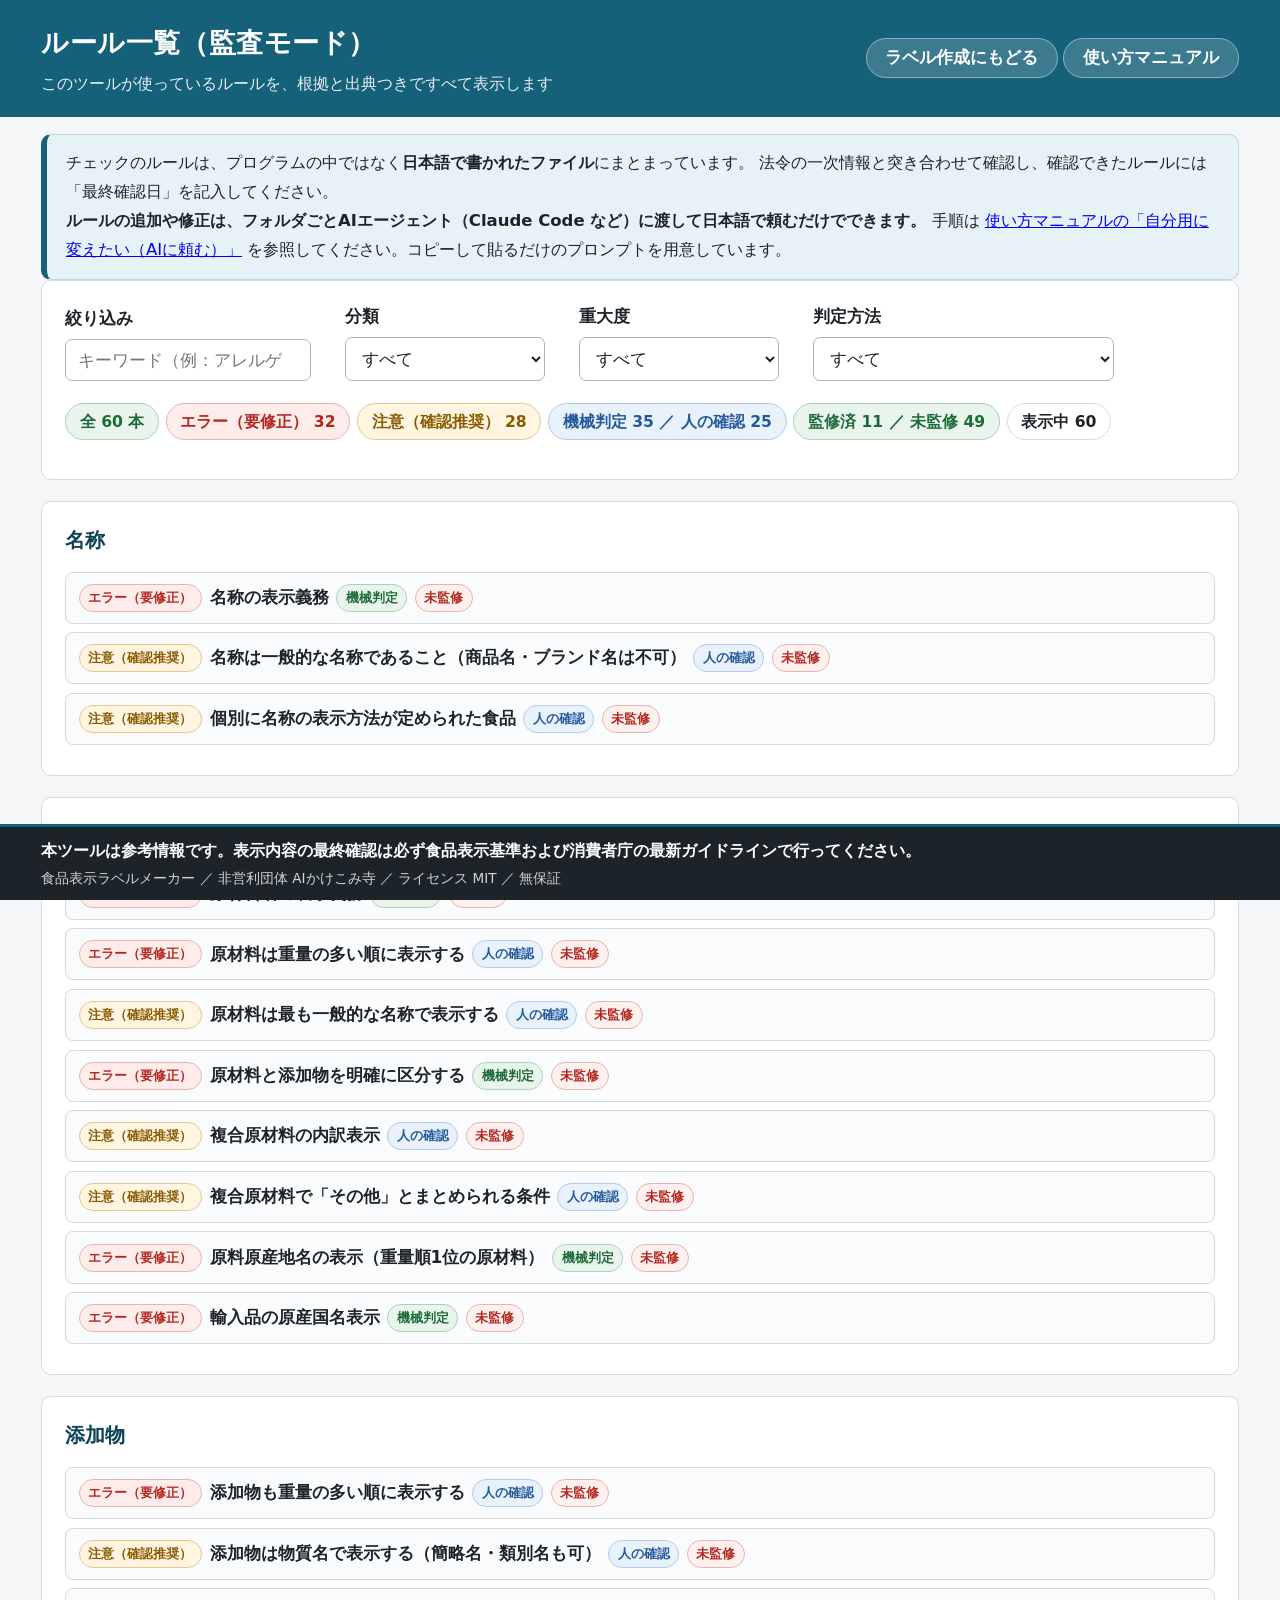
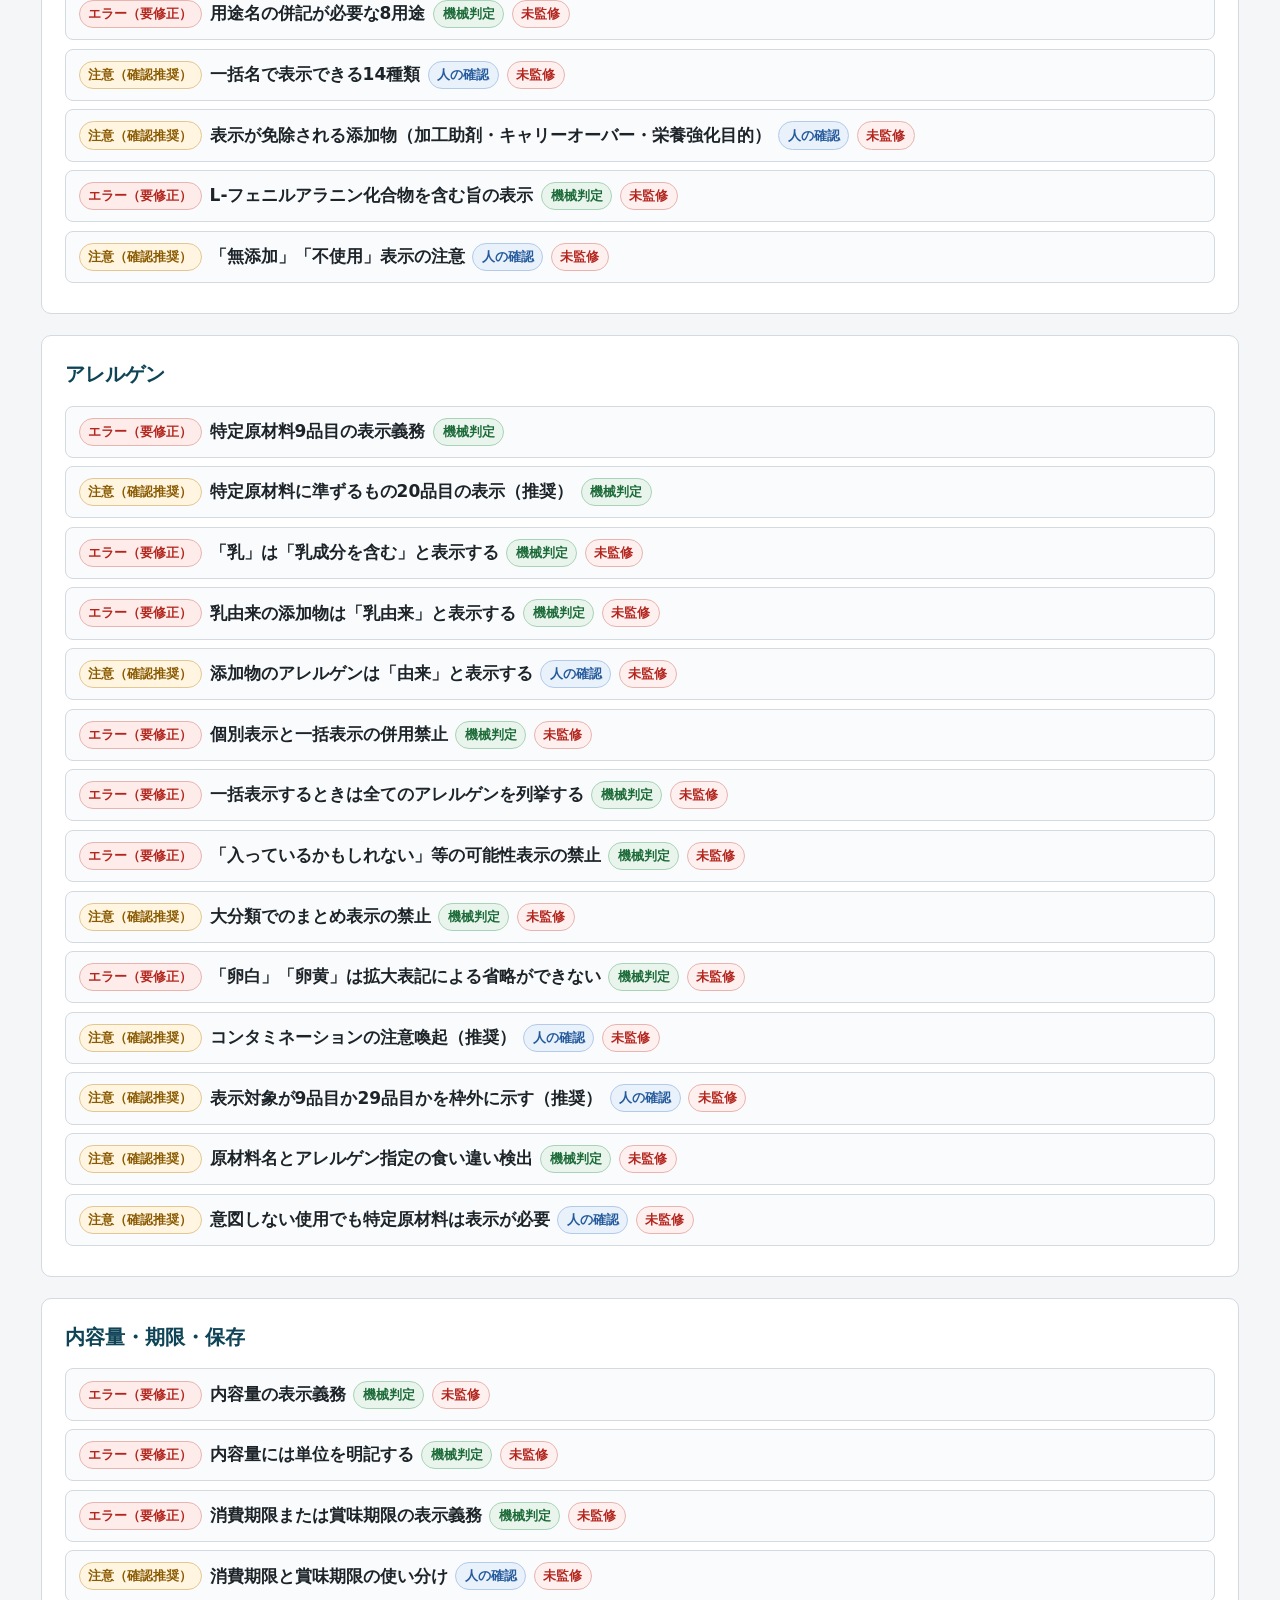
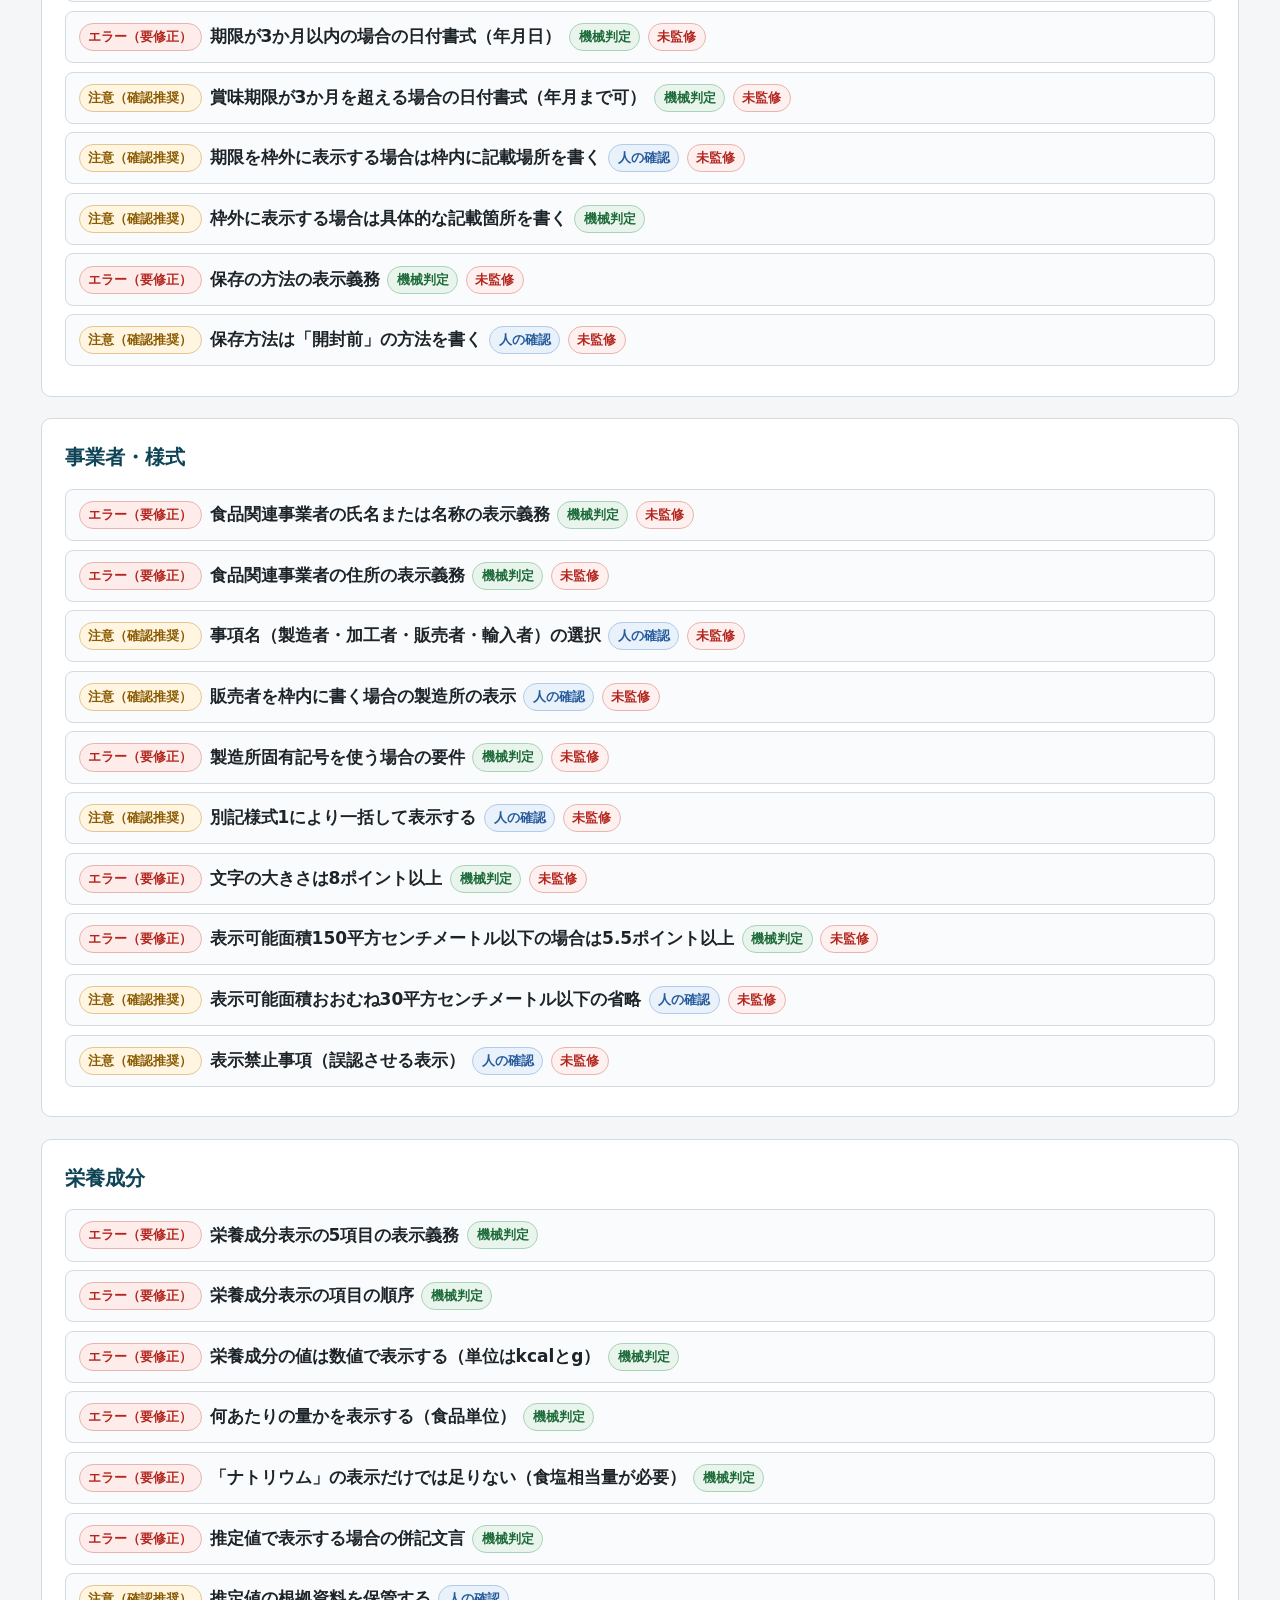
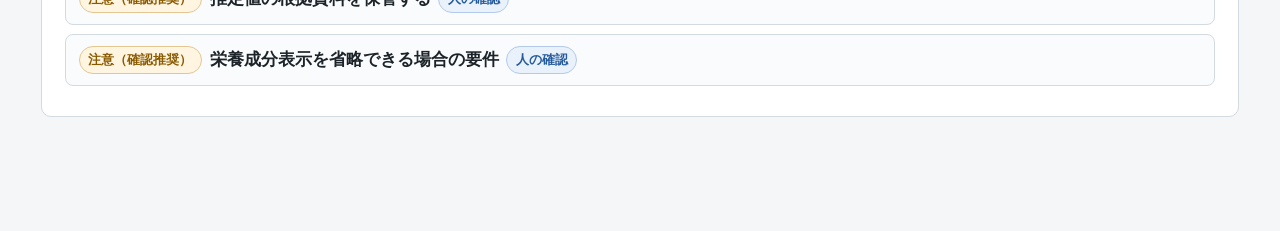
<file: rules.html>
<!DOCTYPE html>
<html lang="ja">
<head>
<meta charset="utf-8">
<meta name="viewport" content="width=device-width, initial-scale=1">
<title>ルール一覧（監査モード）｜食品表示ラベルメーカー</title>
<link rel="stylesheet" href="css/style.css">
<link rel="stylesheet" href="css/print.css" media="print">
</head>
<body>

<header class="site-header">
  <div class="wrap header-inner">
    <div>
      <h1>ルール一覧（監査モード）</h1>
      <p class="tagline">このツールが使っているルールを、根拠と出典つきですべて表示します</p>
    </div>
    <nav class="site-nav">
      <a href="index.html">ラベル作成にもどる</a>
      <a href="manual.html">使い方マニュアル</a>
    </nav>
  </div>
</header>

<div class="wrap notice-bar">
  <p>
    チェックのルールは、プログラムの中ではなく<strong>日本語で書かれたファイル</strong>にまとまっています。
    法令の一次情報と突き合わせて確認し、確認できたルールには「最終確認日」を記入してください。<br>
    <strong>ルールの追加や修正は、フォルダごとAIエージェント（Claude Code など）に渡して日本語で頼むだけでできます。</strong>
    手順は <a href="manual.html#ask-ai">使い方マニュアルの「自分用に変えたい（AIに頼む）」</a> を参照してください。コピーして貼るだけのプロンプトを用意しています。
  </p>
</div>

<main class="wrap">
  <div class="card">
    <div class="rules-toolbar">
      <label class="field inline">
        <span class="field-label">絞り込み</span>
        <input type="search" id="q" placeholder="キーワード（例：アレルゲン、期限）">
      </label>
      <label class="field inline">
        <span class="field-label">分類</span>
        <select id="cat"><option value="">すべて</option></select>
      </label>
      <label class="field inline">
        <span class="field-label">重大度</span>
        <select id="sev">
          <option value="">すべて</option>
          <option value="error">エラー（要修正）</option>
          <option value="warn">注意（確認推奨）</option>
        </select>
      </label>
      <label class="field inline">
        <span class="field-label">判定方法</span>
        <select id="mode">
          <option value="">すべて</option>
          <option value="auto">機械が判定する</option>
          <option value="manual">人が確認する（チェックリスト）</option>
        </select>
      </label>
    </div>
    <div id="stats" class="summary"></div>
  </div>

  <div id="rules-list"></div>
</main>

<footer class="site-footer">
  <div class="wrap">
    <p class="disclaimer">
      本ツールは参考情報です。表示内容の最終確認は必ず食品表示基準および消費者庁の最新ガイドラインで行ってください。
    </p>
    <p class="footer-meta">
      食品表示ラベルメーカー ／ 非営利団体 AIかけこみ寺 ／ ライセンス MIT ／ 無保証
    </p>
  </div>
</footer>

<script src="vendor/js-yaml.min.js"></script>
<script src="js/rules.js"></script>
<script src="js/engine.js"></script>
<script src="js/rules-page.js"></script>
</body>
</html>
</file>
<file: css/style.css>
/* ============================================================
 * 食品表示ラベルメーカー スタイル
 * シニアを含む非エンジニアが使う前提。文字は大きめ、余白は広め。
 * ============================================================ */

:root {
  --fg: #1d2429;
  --fg-muted: #5a666f;
  --bg: #f4f6f8;
  --card: #ffffff;
  --line: #d3dae0;
  --accent: #16617a;
  --accent-dark: #0f4457;
  --error: #b3261e;
  --error-bg: #fdecea;
  --warn: #8a5a00;
  --warn-bg: #fff5e0;
  --check: #245a9c;
  --check-bg: #e9f1fb;
  --pass: #1e6b3a;
  --pass-bg: #e9f5ec;
  --radius: 10px;
}

* { box-sizing: border-box; }

html { font-size: 17px; }

body {
  margin: 0;
  padding: 0 0 5.5rem;
  font-family: "Hiragino Kaku Gothic ProN", "Yu Gothic", "Meiryo", system-ui, sans-serif;
  color: var(--fg);
  background: var(--bg);
  line-height: 1.75;
}

.wrap { max-width: 1240px; margin: 0 auto; padding: 0 1.25rem; }

/* ---------- ヘッダー ---------- */

.site-header {
  background: var(--accent);
  color: #fff;
  padding: 1.1rem 0;
}
.header-inner {
  display: flex; flex-wrap: wrap; gap: 1rem;
  align-items: center; justify-content: space-between;
}
.site-header h1 { margin: 0; font-size: 1.6rem; letter-spacing: .02em; }
.tagline { margin: .2rem 0 0; font-size: .95rem; opacity: .9; }
.site-nav a {
  color: #fff; background: rgba(255,255,255,.16);
  padding: .55rem 1.1rem; border-radius: 999px;
  text-decoration: none; font-weight: 700; font-size: .98rem;
  border: 1px solid rgba(255,255,255,.4);
}
.site-nav a:hover { background: rgba(255,255,255,.3); }

.notice-bar { margin-top: 1rem; }
.notice-bar p {
  margin: 0; background: #e6f2f6; border: 1px solid #b9d8e2;
  border-left: 6px solid var(--accent);
  padding: .85rem 1.1rem; border-radius: var(--radius); font-size: .97rem;
}

/* ---------- レイアウト ---------- */

.layout {
  display: grid; grid-template-columns: minmax(0, 1.05fr) minmax(0, .95fr);
  gap: 1.5rem; align-items: start; margin-top: 1.25rem;
}
@media (max-width: 1000px) {
  .layout { grid-template-columns: 1fr; }
}

.card {
  background: var(--card); border: 1px solid var(--line);
  border-radius: var(--radius); padding: 1.25rem 1.35rem;
  margin: 0 0 1.25rem;
}
fieldset.card { border: 1px solid var(--line); }
legend {
  font-weight: 800; font-size: 1.15rem; color: var(--accent-dark);
  padding: 0 .5rem;
}
/* 検証結果は件数が多いと縦に長くなる。
   カード自体を position:sticky にすると画面いっぱいに居座り、
   下にあるラベル案カード（コピー・印刷ボタンを含む）が
   画面から見えなくなってしまうため、カードは通常の流れに置く。
   代わりに、カードの見出し（＝検証ボタンのある行）だけを
   カードの中で追従させる。 */
.card-scroll-head {
  position: sticky; top: 0; z-index: 2;
  background: var(--card);
  margin: -1.25rem -1.35rem .75rem;
  padding: 1.25rem 1.35rem .6rem;
  border-bottom: 1px solid var(--line);
}

/* ---------- フォーム部品 ---------- */

.field { display: block; margin: 0 0 1rem; }
.field.inline { display: inline-block; margin: 0 1rem .5rem 0; }
.field-label { display: block; font-weight: 700; margin-bottom: .3rem; }
.req {
  font-style: normal; font-size: .78rem; font-weight: 700;
  color: #fff; background: var(--error); padding: .1rem .45rem;
  border-radius: 4px; margin-left: .4rem; vertical-align: middle;
}
input[type="text"], input[type="number"], input[type="search"], select, textarea {
  width: 100%; padding: .6rem .7rem; font-size: 1.02rem;
  font-family: inherit; color: var(--fg);
  border: 1px solid #a9b4bd; border-radius: 7px; background: #fff;
}
input:focus, select:focus, textarea:focus {
  outline: 3px solid #9ecbdc; outline-offset: 1px; border-color: var(--accent);
}
.help { display: block; font-size: .9rem; color: var(--fg-muted); margin-top: .35rem; }
.help code, code {
  background: #eef1f4; padding: .05rem .35rem; border-radius: 4px;
  font-family: Consolas, "Courier New", monospace; font-size: .92em;
}
.grid-2 { display: grid; grid-template-columns: 1fr 1fr; gap: 0 1rem; }
@media (max-width: 620px) { .grid-2 { grid-template-columns: 1fr; } }
.mt { margin-top: 1rem; }
.muted { color: var(--fg-muted); }

.checkbox, .radio { display: block; margin: 0 0 .6rem; font-size: 1rem; cursor: pointer; }
.checkbox input, .radio input { margin-right: .45rem; transform: scale(1.2); }
.radio-row .radio { padding: .45rem .6rem; border: 1px solid var(--line); border-radius: 7px; background: #fafbfc; }

/* ---------- ボタン ---------- */

.btn {
  font-family: inherit; font-size: 1rem; font-weight: 700;
  padding: .6rem 1.1rem; border-radius: 8px; cursor: pointer;
  border: 1px solid #9aa7b1; background: #fff; color: var(--fg);
}
.btn:hover { background: #eef2f5; }
.btn-primary { background: var(--accent); border-color: var(--accent); color: #fff; }
.btn-primary:hover { background: var(--accent-dark); }
.btn-demo { background: #fff5e0; border-color: #d8b878; }
.btn-ghost { background: transparent; border-style: dashed; color: var(--fg-muted); }
.btn-add { width: 100%; border-style: dashed; margin-top: .4rem; }
.btn-group { display: flex; gap: .5rem; flex-wrap: wrap; }
.toolbar {
  display: flex; flex-wrap: wrap; gap: .5rem; align-items: center;
  background: #fff; border: 1px solid var(--line); border-radius: var(--radius);
  padding: .8rem 1rem; margin-bottom: 1.25rem;
}
.toolbar-label { font-weight: 700; }

.btn-mini {
  font-family: inherit; font-size: 1rem; line-height: 1;
  width: 2.1rem; height: 2.1rem; border-radius: 6px; cursor: pointer;
  border: 1px solid #a9b4bd; background: #fff; color: var(--fg-muted);
}
.btn-mini:hover { background: #eef2f5; color: var(--fg); }

/* ---------- 原材料・添加物の行 ---------- */

.rows { display: flex; flex-direction: column; gap: .7rem; }
.row {
  display: grid; grid-template-columns: 2rem 1fr auto; gap: .5rem;
  align-items: start;
  border: 1px solid var(--line); border-radius: 8px;
  padding: .6rem; background: #fafbfc;
}
.row-num {
  display: inline-flex; align-items: center; justify-content: center;
  width: 1.9rem; height: 1.9rem; border-radius: 50%;
  background: var(--accent); color: #fff; font-weight: 700; font-size: .9rem;
  margin-top: .3rem;
}
.row-main { min-width: 0; }
.row-tools { display: flex; gap: .25rem; }

.allergen-picker { margin-top: .45rem; }
.allergen-picker summary {
  cursor: pointer; font-size: .92rem; color: var(--fg-muted);
  padding: .25rem .1rem;
}
.allergen-picker summary.has-allergen { color: var(--error); font-weight: 700; }
.chips { padding: .5rem 0 .2rem; }
.chips-head { margin: .5rem 0 .3rem; font-size: .86rem; font-weight: 700; color: var(--fg-muted); }
.chips-body { display: flex; flex-wrap: wrap; gap: .35rem; }
.chip {
  display: inline-flex; align-items: center; gap: .25rem;
  border: 1px solid #b9c3cb; border-radius: 999px;
  padding: .18rem .6rem; font-size: .9rem; background: #fff; cursor: pointer;
}
.chip:hover { background: #eef2f5; }
.chip-must { border-color: #e0a9a5; background: #fdf5f4; }
.chip input { margin: 0; }

/* ---------- 検証結果 ---------- */

.result-head {
  display: flex; flex-wrap: wrap; gap: .75rem;
  align-items: center; justify-content: space-between; margin-bottom: .75rem;
}
.result-head h2 { margin: 0; font-size: 1.25rem; }

.summary { display: flex; flex-wrap: wrap; gap: .4rem; margin-bottom: 1rem; }
.card-scroll-head .summary { margin-bottom: 0; }
.card-scroll-head .summary:empty { display: none; }
.pill {
  display: inline-block; padding: .25rem .8rem; border-radius: 999px;
  font-size: .92rem; font-weight: 700; border: 1px solid var(--line); background: #fff;
}
.pill-error { background: var(--error-bg); border-color: #e7b4b0; color: var(--error); }
.pill-warn  { background: var(--warn-bg);  border-color: #e3c793; color: var(--warn); }
.pill-check { background: var(--check-bg); border-color: #b3caea; color: var(--check); }
.pill-pass  { background: var(--pass-bg);  border-color: #a9d3b8; color: var(--pass); }

/* 機械判定の指摘が0件だったときの成功バナー */
.goodbox {
  background: var(--pass-bg);
  border: 1px solid #a9d3b8;
  border-left: 6px solid var(--pass);
  border-radius: 8px;
  padding: .9rem 1.1rem;
  margin-bottom: 1rem;
}
.goodbox p { margin: 0; }
.goodbox-title { font-size: 1.08rem; font-weight: 800; color: var(--pass); }
.goodbox-sub { margin-top: .35rem !important; }
.goodbox-count {
  margin-top: .5rem !important;
  font-weight: 700;
  color: var(--check);
}
.goodbox-note {
  margin-top: .5rem !important;
  font-size: .88rem;
  color: var(--fg-muted);
}

.res-head { font-size: 1.02rem; margin: 1.1rem 0 .5rem; padding-left: .55rem; border-left: 5px solid var(--line); }
.res-head.res-error { border-color: var(--error); color: var(--error); }
.res-head.res-warn  { border-color: var(--warn);  color: var(--warn); }
.res-head.res-check { border-color: var(--check); color: var(--check); }
.res-head.res-pass  { border-color: var(--pass);  color: var(--pass); }
.res-group { display: flex; flex-direction: column; gap: .5rem; }

.res-item { border: 1px solid var(--line); border-radius: 8px; background: #fff; }
.res-item > summary {
  cursor: pointer; padding: .6rem .75rem; display: flex;
  flex-wrap: wrap; gap: .45rem; align-items: center;
}
.res-item.res-error { border-color: #e7b4b0; background: var(--error-bg); }
.res-item.res-warn  { border-color: #e3c793; background: var(--warn-bg); }
.res-item.res-check { border-color: #b3caea; background: var(--check-bg); }
.res-item.res-pass  { border-color: #cdd7dd; }
.res-title { font-weight: 700; }
.res-body { padding: 0 .85rem .85rem; }
.res-msg { margin: .2rem 0 .6rem; }
.res-hint {
  background: rgba(255,255,255,.75); border: 1px dashed #b9c3cb;
  border-radius: 7px; padding: .55rem .75rem; font-size: .93rem; margin-bottom: .6rem;
}
.res-src { font-size: .88rem; color: var(--fg-muted); margin: 0; }
.rule-id { font-family: Consolas, "Courier New", monospace; font-size: .88em; }
.confirm { font-size: .9rem; font-weight: 700; white-space: nowrap; }
.confirm input { transform: scale(1.15); margin-right: .25rem; }

.badge {
  font-size: .74rem; font-weight: 700; padding: .12rem .5rem;
  border-radius: 999px; border: 1px solid var(--line); background: #fff; color: var(--fg-muted);
}
.badge-law { background: #eef2f5; }
.badge-custom { background: #efe7f7; border-color: #c8b3de; color: #5b3a86; }
.badge-unreviewed { background: #fff0f0; border-color: #e7b4b0; color: var(--error); }
.badge-error { background: var(--error-bg); border-color: #e7b4b0; color: var(--error); }
.badge-warn { background: var(--warn-bg); border-color: #e3c793; color: var(--warn); }
.badge-auto { background: var(--pass-bg); border-color: #a9d3b8; color: var(--pass); }
.badge-manual { background: var(--check-bg); border-color: #b3caea; color: var(--check); }

.msg { padding: .9rem 1.1rem; border-radius: 8px; }
.msg-error { background: var(--error-bg); border: 1px solid #e7b4b0; }
.msg p { margin: .3rem 0; }

/* ---------- ナトリウム換算の補助 ---------- */

.convert-box {
  border: 1px solid var(--line);
  border-radius: 8px;
  background: #fafbfc;
  padding: .7rem .8rem;
  margin: .6rem 0 .8rem;
}
.convert-title { margin: 0 0 .4rem; font-weight: 700; font-size: .95rem; }
.convert-row { display: flex; flex-wrap: wrap; gap: .6rem; align-items: flex-end; }
.convert-row .field.inline { margin: 0; min-width: 180px; }

.custom-status { margin: .6rem 0 0; font-size: .93rem; }
.custom-status.ok { color: var(--pass); font-weight: 700; }
.custom-status.ng { color: var(--error); font-weight: 700; }

/* ---------- ラベル案（一括表示枠） ---------- */

.label-preview {
  --label-font-size: 8pt;
  margin: .75rem 0;
  overflow-x: auto;
}
.label-table {
  border-collapse: collapse;
  border: 1.5pt solid #000;
  background: #fff;
  font-size: var(--label-font-size);
  line-height: 1.5;
  min-width: 320px;
  max-width: 520px;
  font-family: "Hiragino Kaku Gothic ProN", "Yu Gothic", "Meiryo", sans-serif;
  color: #000;
}
.label-table th, .label-table td {
  border: 1pt solid #000;
  padding: .35em .6em;
  vertical-align: top;
  text-align: left;
  font-weight: normal;
}
.label-table th {
  white-space: nowrap;
  width: 1%;
  background: #fff;
  letter-spacing: .3em;
}
.label-nutrition { margin-top: .8em; }
.label-nutrition .nutrition-head {
  white-space: normal;
  width: auto;
  letter-spacing: normal;
  font-weight: 700;
  text-align: left;
}
.label-note {
  max-width: 520px; font-size: var(--label-font-size);
  margin: .4em 0 0; color: #000;
}
.label-meta { font-size: .88rem; color: var(--fg-muted); margin: .5rem 0 0; }

/* ---------- ルール一覧ページ ---------- */

.rules-toolbar { display: flex; flex-wrap: wrap; gap: .5rem 1rem; align-items: flex-end; margin-bottom: .75rem; }
.rules-toolbar .field.inline { min-width: 200px; }
.cat-head { margin: 0 0 .75rem; font-size: 1.2rem; color: var(--accent-dark); }
.rule-card { border: 1px solid var(--line); border-radius: 8px; margin-bottom: .5rem; background: #fafbfc; }
.rule-card > summary { cursor: pointer; padding: .6rem .75rem; display: flex; flex-wrap: wrap; gap: .45rem; align-items: center; }
.rule-dl { display: grid; grid-template-columns: 9rem 1fr; gap: .3rem .8rem; margin: 0; font-size: .95rem; }
.rule-dl dt { font-weight: 700; color: var(--fg-muted); }
.rule-dl dd { margin: 0; overflow-wrap: anywhere; }
@media (max-width: 620px) { .rule-dl { grid-template-columns: 1fr; } .rule-dl dd { margin-bottom: .4rem; } }

/* ---------- 使い方マニュアル ---------- */

.manual { margin-top: 1.25rem; }
.manual .card { padding: 1.5rem 1.6rem; }
.manual h2 {
  margin: 0 0 1rem; font-size: 1.35rem; color: var(--accent-dark);
  padding-bottom: .4rem; border-bottom: 2px solid var(--line);
}
.manual h3 { font-size: 1.1rem; margin: 1.5rem 0 .5rem; color: var(--accent-dark); }
.manual h4 { font-size: 1rem; margin: 0 0 .4rem; }
.manual p, .manual li { font-size: 1.02rem; }
.manual ul, .manual ol { padding-left: 1.5rem; }
.manual li { margin-bottom: .35rem; }
.manual a:not(.btn) { color: var(--accent); }
.inline-btn { display: inline-block; text-decoration: none; }

/* もくじ */
.toc h2 { border: none; margin-bottom: .5rem; }
.toc ol { margin: 0; }
.toc li { margin-bottom: .3rem; font-weight: 700; }

/* できること／できないこと */
.two-col { display: grid; grid-template-columns: 1fr 1fr; gap: 1rem; margin: 1rem 0; }
@media (max-width: 780px) { .two-col { grid-template-columns: 1fr; } }
.panel { border: 1px solid var(--line); border-radius: 8px; padding: .9rem 1.1rem; }
.panel h3 { margin-top: 0; }
.panel ul { margin-bottom: 0; }
.panel-ok { background: var(--pass-bg); border-color: #a9d3b8; }
.panel-ok h3 { color: var(--pass); }
.panel-ng { background: #f2f4f6; }
.panel-ng h3 { color: var(--fg-muted); }

/* 目立たせたい注記 */
.callout {
  border: 1px solid #b9d8e2; background: #e6f2f6;
  border-left: 6px solid var(--accent);
  border-radius: 8px; padding: .8rem 1.1rem; margin: 1rem 0;
}
.callout-warn { background: var(--warn-bg); border-color: #e3c793; border-left-color: var(--warn); }

/* 手順 */
.steps { list-style: none; padding-left: 0; counter-reset: step; }
.steps > li {
  position: relative; padding-left: 3.2rem; margin-bottom: 1.6rem;
  counter-increment: step;
}
.steps > li::before {
  content: counter(step);
  position: absolute; left: 0; top: .1rem;
  width: 2.3rem; height: 2.3rem; border-radius: 50%;
  background: var(--accent); color: #fff;
  display: flex; align-items: center; justify-content: center;
  font-weight: 800; font-size: 1.1rem;
}
.steps > li > h3 { margin: .15rem 0 .5rem; font-size: 1.15rem; }
.steps-compact > li { margin-bottom: 1rem; }
.steps-compact > li > h3 { font-size: 1.05rem; }

/* 用語の説明リスト */
.def { margin: .8rem 0; }
.def dt {
  font-weight: 700; margin-top: .9rem; padding-left: .6rem;
  border-left: 4px solid var(--accent);
}
.def dd { margin: .25rem 0 0 .6rem; }

/* 表 */
.manual-table { width: 100%; border-collapse: collapse; margin: .8rem 0; font-size: .98rem; }
.manual-table th, .manual-table td {
  border: 1px solid var(--line); padding: .55rem .7rem;
  text-align: left; vertical-align: top;
}
.manual-table thead th { background: #eef2f5; }
.manual-table td .pill { white-space: nowrap; }
/* スマホでは表を横スクロールさせ、ページ全体がはみ出さないようにする */
@media (max-width: 700px) {
  .manual-table { display: block; overflow-x: auto; -webkit-overflow-scrolling: touch; }
  .manual-table th, .manual-table td { min-width: 9rem; }
  .rules-toolbar .field.inline { min-width: 0; width: 100%; }
  .rules-toolbar input, .rules-toolbar select { width: 100%; max-width: 100%; }
}

/* コード・フォルダ構成 */
.manual pre.code, .manual pre.tree {
  background: #21262b; color: #e8edf1;
  padding: .9rem 1.1rem; border-radius: 8px;
  overflow-x: auto; font-family: Consolas, "Courier New", monospace;
  font-size: .93rem; line-height: 1.7; margin: .6rem 0;
}
.manual pre.tree { background: #eef1f4; color: var(--fg); }

/* コピーできるプロンプトのブロック */
.prompt-block {
  border: 1px solid var(--line); border-radius: 8px;
  margin: .8rem 0; overflow: hidden; background: #21262b;
}
.prompt-head {
  display: flex; align-items: center; justify-content: space-between; gap: .6rem;
  padding: .5rem .8rem; background: #2c333a; border-bottom: 1px solid #3a434c;
}
.prompt-title { color: #d7e0e7; font-size: .92rem; font-weight: 600; }
.prompt-block .btn-mini {
  background: #3a434c; border-color: #4c5762; color: #e8edf1; white-space: nowrap;
}
.prompt-block .btn-mini:hover { background: #4c5762; color: #fff; }
.manual .prompt-block pre.code {
  margin: 0; border-radius: 0; white-space: pre-wrap; word-break: break-word;
}
.manual pre .c { color: #8fb3c7; }
.howto {
  border: 1px dashed #b9c3cb; border-radius: 8px;
  padding: .8rem 1.1rem; margin: .8rem 0; background: #fafbfc;
}
.caution-list > li { margin-bottom: .6rem; }

/* 補足（折りたたみ）。読まなくても先に進める内容をたたんでおく */
.supplement {
  border: 1px solid var(--line); border-radius: 8px;
  background: #f7f9fa; margin: 1rem 0;
}
.supplement > summary {
  cursor: pointer; padding: .7rem 1rem;
  font-weight: 700; font-size: .97rem; color: var(--fg-muted);
}
.supplement > summary:hover { background: #eef2f5; }
.supplement[open] > summary { border-bottom: 1px solid var(--line); }
.supplement-body { padding: .8rem 1.1rem 1rem; }
.supplement-body > :first-child { margin-top: 0; }
kbd {
  background: #fff; border: 1px solid #a9b4bd; border-bottom-width: 2px;
  border-radius: 4px; padding: .05rem .4rem; font-size: .9em;
  font-family: inherit;
}

/* ---------- フッター（免責文は常時表示・非表示にできない） ---------- */

.site-footer {
  position: fixed; left: 0; right: 0; bottom: 0; z-index: 100;
  background: #1d2429; color: #fff; padding: .55rem 0;
  border-top: 3px solid var(--accent);
}
.disclaimer { margin: 0; font-size: .93rem; font-weight: 700; }
.footer-meta { margin: .15rem 0 0; font-size: .8rem; opacity: .8; }
.footer-meta a { color: #9ecbdc; }
@media (max-width: 700px) {
  .disclaimer { font-size: .82rem; }
  .footer-meta { display: none; }
  body { padding-bottom: 5rem; }
}

/* ---------- おしらせ ---------- */

.toast {
  position: fixed; left: 50%; bottom: 6.5rem; transform: translateX(-50%);
  background: #1d2429; color: #fff; padding: .7rem 1.4rem;
  border-radius: 999px; font-weight: 700; z-index: 200;
  box-shadow: 0 4px 16px rgba(0,0,0,.25);
}
</file>
<file: css/print.css>
/* ============================================================
 * 印刷用スタイル
 * 「印刷する」を押したとき、ラベル案（一括表示枠）だけを紙に出します。
 * 免責文は印刷物にも必ず載ります。
 * ============================================================ */

@page {
  size: A4;
  margin: 15mm;
}

body {
  background: #fff !important;
  color: #000 !important;
  padding: 0 !important;
  font-size: 10pt;
}

/* 画面用のUIは印刷しない */
.site-header,
.site-nav,
.notice-bar,
.col-form,
.toolbar,
.result-head .btn,
.btn-group,
.toast,
#results,
#summary,
.card-scroll-head,
.rules-toolbar {
  display: none !important;
}

.layout { display: block !important; }
.wrap { max-width: none; padding: 0; }

.card {
  border: none !important;
  padding: 0 !important;
  margin: 0 0 8mm !important;
  break-inside: avoid;
}
/* 画面で追従させている要素は、印刷では通常の流れに戻す
   （position:sticky のまま印刷すると内容が欠けることがある） */
.card-scroll-head { position: static !important; }
.col-result { overflow: visible !important; max-height: none !important; }

.result-head h2 { font-size: 12pt; margin: 0 0 3mm; }

/* ラベル枠は8ポイント相当以上を保つ */
.label-preview { overflow: visible !important; }
.label-table {
  font-size: max(var(--label-font-size), 8pt) !important;
  max-width: none;
  page-break-inside: avoid;
}
.label-table th, .label-table td { border: 0.4mm solid #000 !important; }

.label-meta { font-size: 8pt; color: #333 !important; }

/* 免責文は印刷物にも残す */
.site-footer {
  position: static !important;
  background: #fff !important;
  color: #000 !important;
  border-top: 0.4mm solid #000 !important;
  margin-top: 8mm;
  padding-top: 3mm;
}
.disclaimer { font-size: 9pt; }
.footer-meta { display: block !important; font-size: 8pt; opacity: 1; }
.footer-meta a { color: #000; }

/* ルール一覧ページの印刷（監査用に全ルールを紙で配れるように） */
.rule-card { break-inside: avoid; border: 0.3mm solid #666 !important; margin-bottom: 3mm; }
.rule-card > summary { list-style: none; }
.rule-card .res-body { display: block !important; }
</file>
